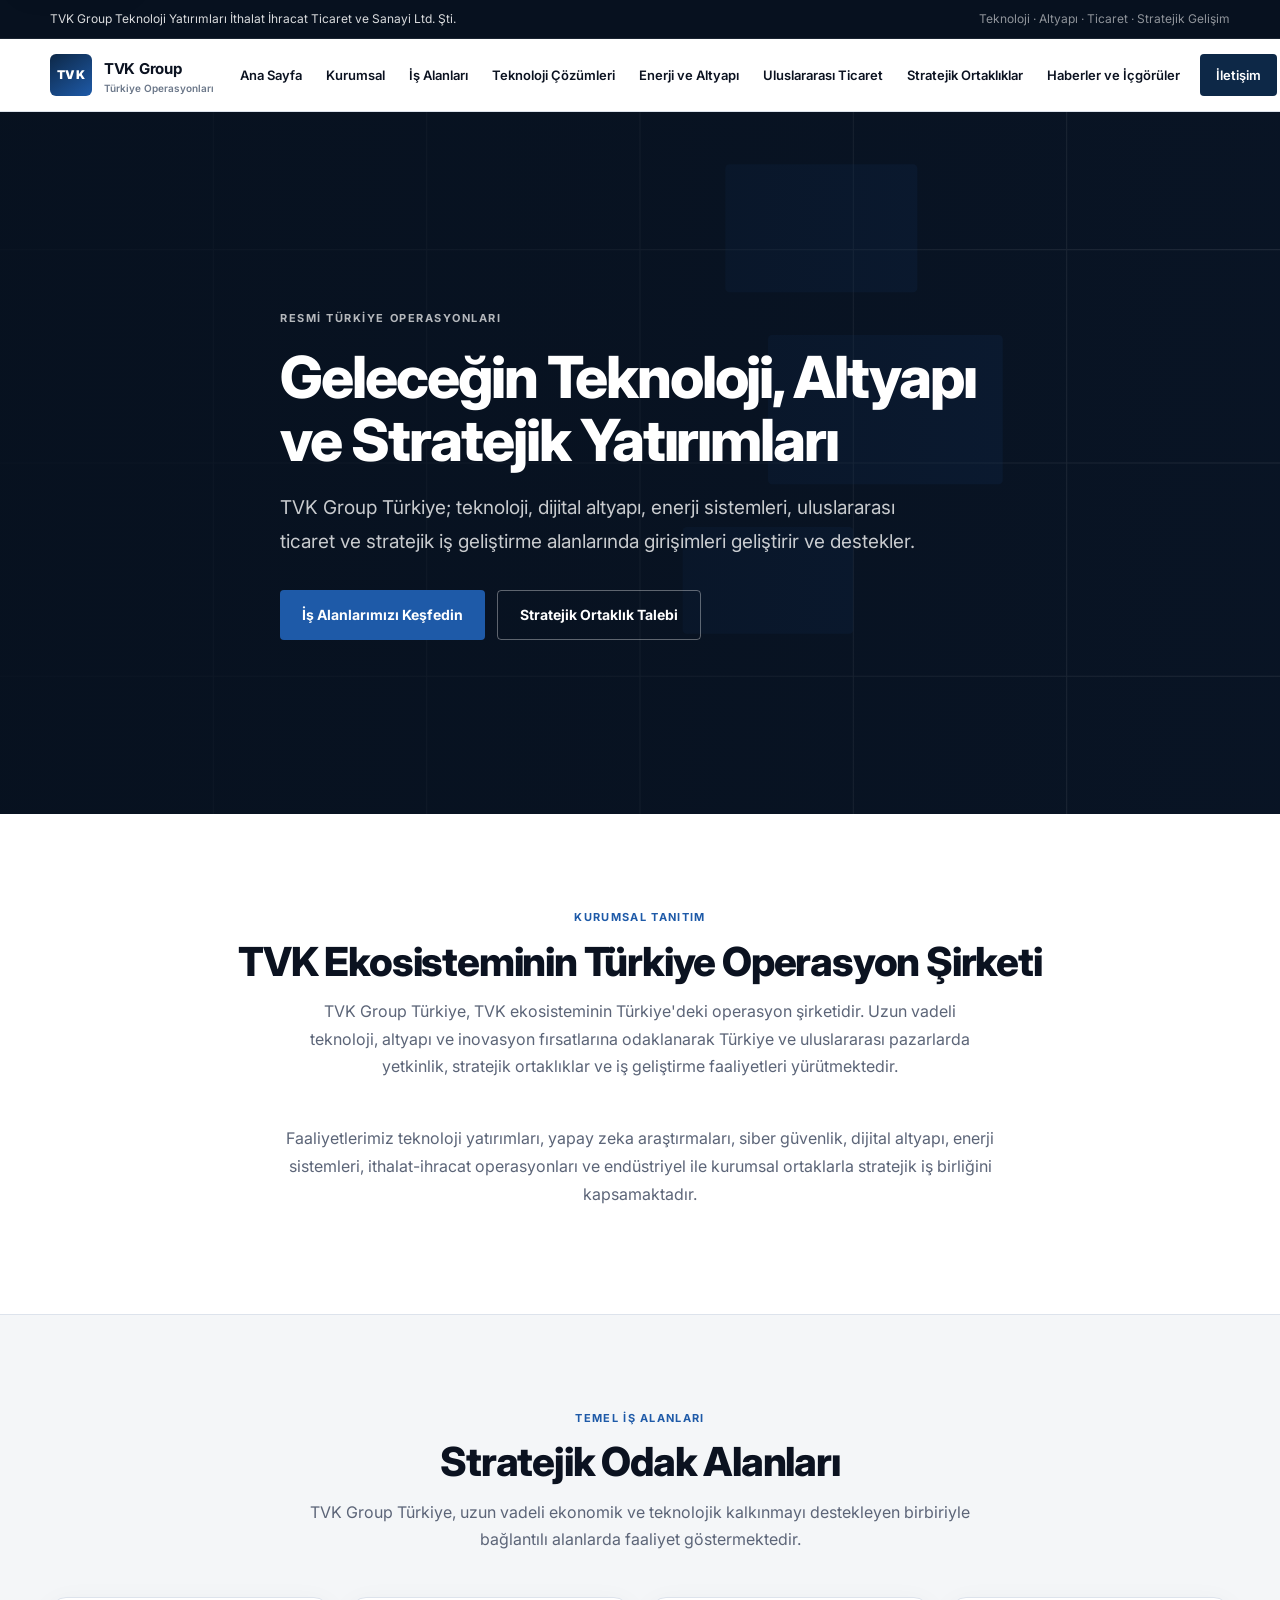
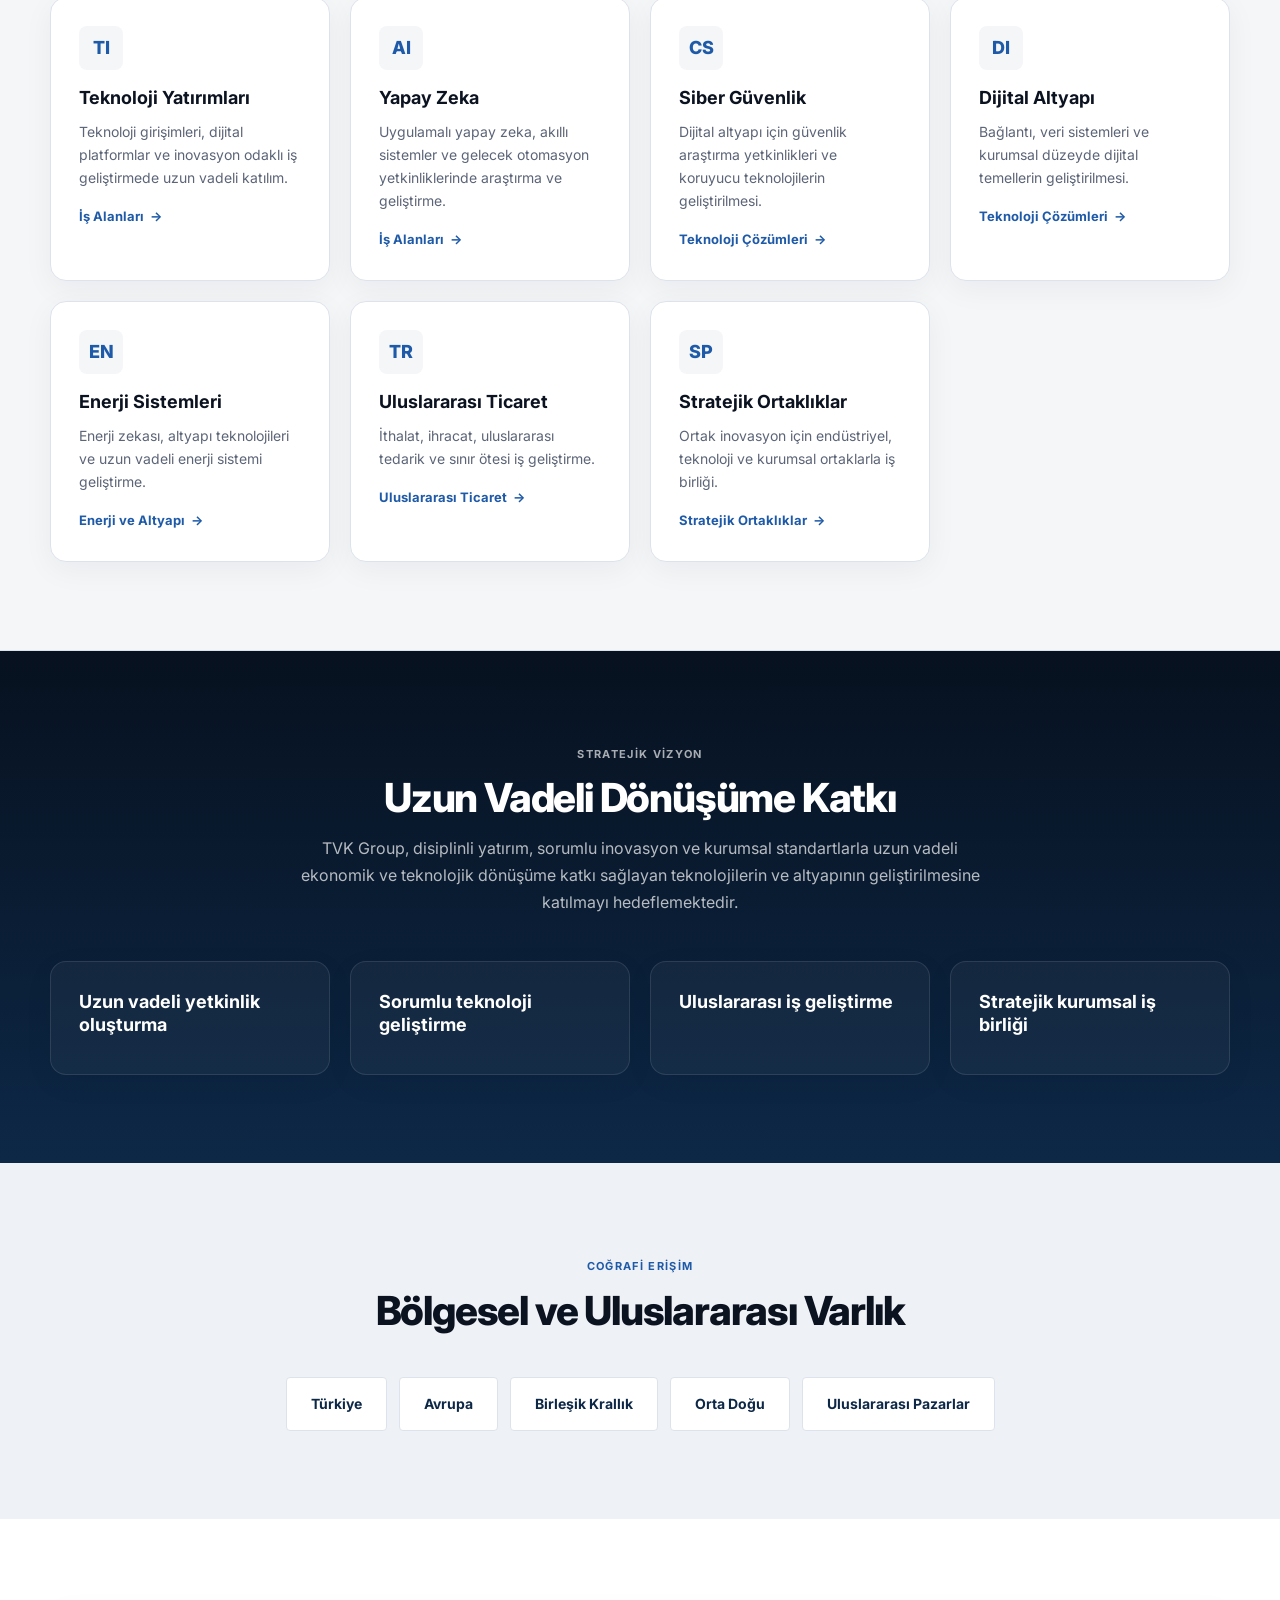
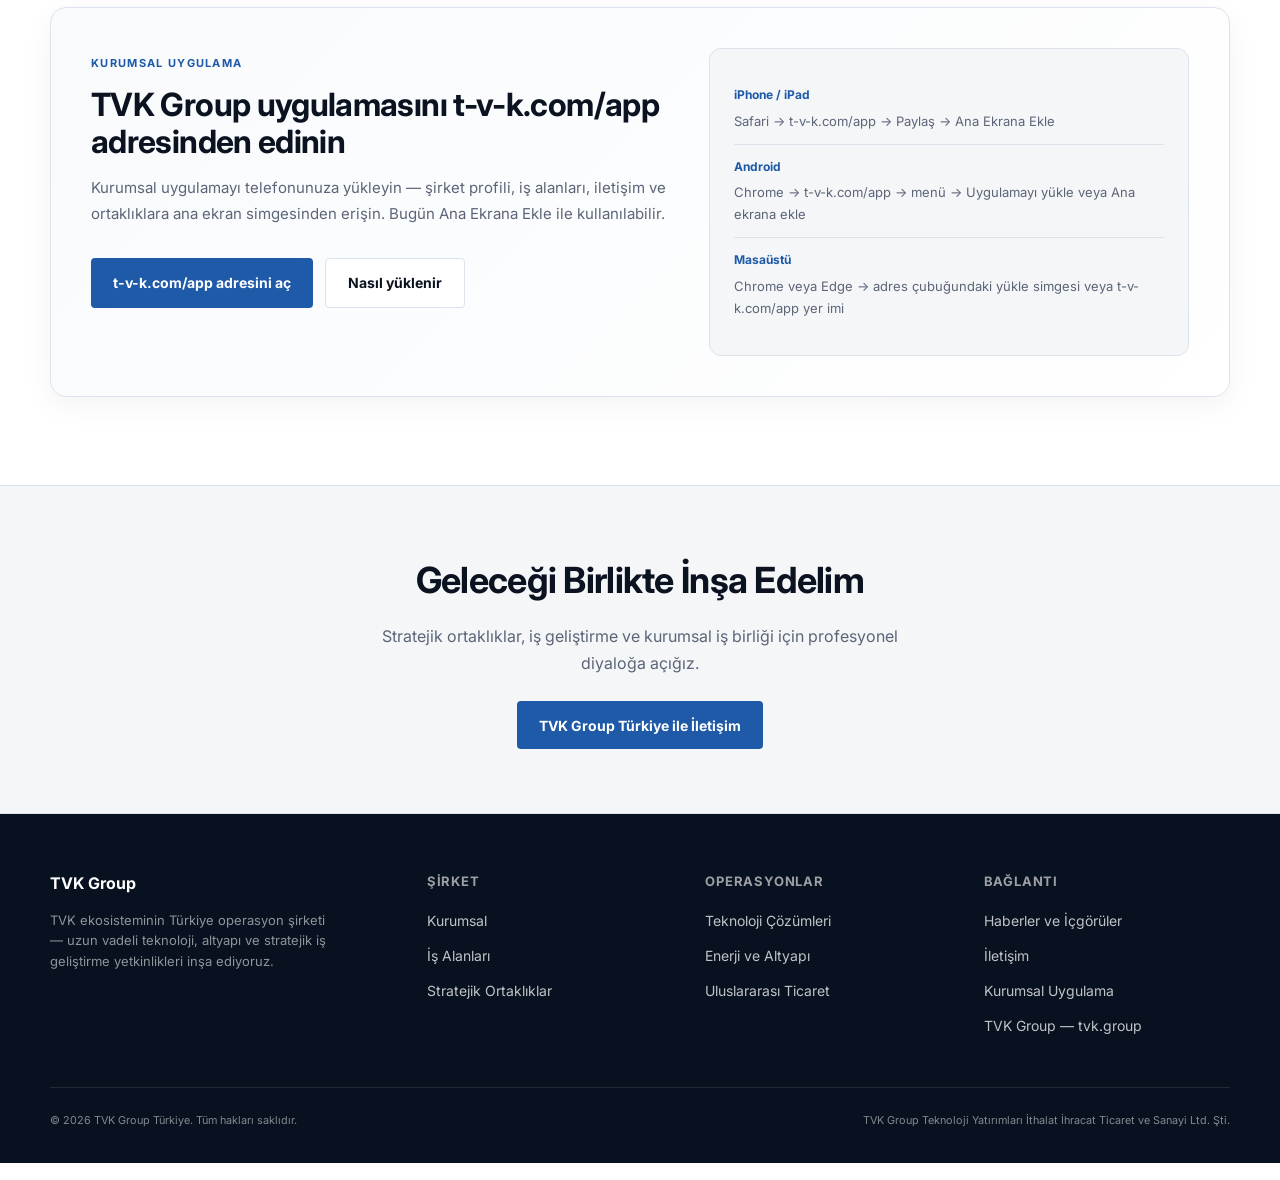
<file: index.html>
<!doctype html>
<html lang="tr">
<head>
  <meta charset="utf-8" />
  <meta name="viewport" content="width=device-width, initial-scale=1" />
  <title>TVK Group Türkiye | Corporate Information</title>
  <meta name="description" content="TVK Group Teknoloji Yatırımları İthalat İhracat Ticaret ve Sanayi Ltd. Şti. için kurumsal bilgiler ve TVK ekosistemi bağlantıları." />
  <meta name="robots" content="index, follow, max-image-preview:large" />
  <meta name="theme-color" content="#07111f" />
  <link rel="canonical" href="https://t-v-k.com/" />
  <meta property="og:title" content="TVK Group Türkiye | Corporate Information" />
  <meta property="og:description" content="TVK Group Teknoloji Yatırımları İthalat İhracat Ticaret ve Sanayi Ltd. Şti. için kurumsal bilgiler ve TVK ekosistemi bağlantıları." />
  <meta property="og:type" content="website" />
  <meta property="og:url" content="https://t-v-k.com/" />
  <meta property="og:image" content="https://t-v-k.com/assets/seo/social-card.svg" />
  <meta property="og:image:width" content="1200" />
  <meta property="og:image:height" content="630" />
  <meta name="twitter:card" content="summary_large_image" />
  <meta name="twitter:title" content="TVK Group Türkiye | Corporate Information" />
  <meta name="twitter:description" content="TVK Group Teknoloji Yatırımları İthalat İhracat Ticaret ve Sanayi Ltd. Şti. için kurumsal bilgiler ve TVK ekosistemi bağlantıları." />
  <meta name="twitter:image" content="https://t-v-k.com/assets/seo/social-card.svg" />
  <link rel="manifest" href="/assets/web-app-manifest.json" />
  <link rel="icon" href="/assets/brand/icon.svg" type="image/svg+xml" />
  <link rel="apple-touch-icon" href="/assets/brand/icon.svg" />
  <script type="application/ld+json">{"@context":"https://schema.org","@graph":[{"@type":"WebSite","@id":"https://t-v-k.com/#website","url":"https://t-v-k.com/","name":"TVK Group Türkiye","inLanguage":"tr"},{"@type":"WebPage","@id":"https://t-v-k.com/#webpage","url":"https://t-v-k.com/","name":"TVK Group Türkiye | Corporate Information","isPartOf":{"@id":"https://t-v-k.com/#website"},"inLanguage":"tr","description":"TVK Group Teknoloji Yatırımları İthalat İhracat Ticaret ve Sanayi Ltd. Şti. için kurumsal bilgiler ve TVK ekosistemi bağlantıları."}]}</script>
  <link rel="preconnect" href="https://fonts.googleapis.com" />
  <link rel="preconnect" href="https://fonts.gstatic.com" crossorigin />
  <link href="https://fonts.googleapis.com/css2?family=Inter:wght@400;500;600;700;800&family=Instrument+Serif:ital@0;1&display=swap" rel="stylesheet" />
  <link rel="stylesheet" href="/css/main.css" />
</head>
<body data-page="home">
  <div id="site-header"></div>

  <main id="main">
    <section class="hero">
      <div class="wrap hero-content">
        <span class="eyebrow" data-i18n="heroEyebrow">Resmi Türkiye Operasyonları</span>
        <h1 data-i18n="heroTitle">Geleceğin Teknoloji, Altyapı ve Stratejik Yatırımları</h1>
        <p class="lead" data-i18n="heroLead">TVK Group Türkiye; teknoloji, dijital altyapı, enerji sistemleri, uluslararası ticaret ve stratejik iş geliştirme alanlarında girişimleri geliştirir ve destekler.</p>
        <div class="actions">
          <a class="btn primary" href="/business-areas" data-i18n="heroCta1">İş Alanlarımızı Keşfedin</a>
          <a class="btn secondary" href="/strategic-partnerships" data-i18n="heroCta2">Stratejik Ortaklık Talebi</a>
        </div>
      </div>
    </section>

    <section class="section">
      <div class="wrap">
        <div class="head center reveal">
          <span class="section-tag" data-i18n="introTag">Kurumsal Tanıtım</span>
          <h2 data-i18n="introTitle">TVK Ekosisteminin Türkiye Operasyon Şirketi</h2>
          <p data-i18n="introText">TVK Group Türkiye, TVK ekosisteminin Türkiye'deki operasyon şirketidir.</p>
        </div>
        <div class="prose reveal" style="margin: 0 auto; text-align: center;">
          <p data-i18n="introText2">Faaliyetlerimiz teknoloji yatırımları, yapay zeka araştırmaları, siber güvenlik, dijital altyapı, enerji sistemleri, ithalat-ihracat operasyonları ve endüstriyel ile kurumsal ortaklarla stratejik iş birliğini kapsamaktadır.</p>
        </div>
      </div>
    </section>

    <section class="section soft" id="business-areas">
      <div class="wrap">
        <div class="head center reveal">
          <span class="section-tag" data-i18n="areasTag">Temel İş Alanları</span>
          <h2 data-i18n="areasTitle">Stratejik Odak Alanları</h2>
          <p data-i18n="areasText">TVK Group Türkiye, uzun vadeli ekonomik ve teknolojik kalkınmayı destekleyen birbiriyle bağlantılı alanlarda faaliyet göstermektedir.</p>
        </div>
        <div class="card-grid cols-4 reveal">
          <article class="card">
            <div class="card-icon">TI</div>
            <h3 data-i18n="areaTechTitle">Teknoloji Yatırımları</h3>
            <p data-i18n="areaTechDesc">Teknoloji girişimleri, dijital platformlar ve inovasyon odaklı iş geliştirmede uzun vadeli katılım.</p>
            <a class="card-link" href="/business-areas" data-i18n="navBusiness">İş Alanları</a>
          </article>
          <article class="card">
            <div class="card-icon">AI</div>
            <h3 data-i18n="areaAiTitle">Yapay Zeka</h3>
            <p data-i18n="areaAiDesc">Uygulamalı yapay zeka, akıllı sistemler ve gelecek otomasyon yetkinliklerinde araştırma ve geliştirme.</p>
            <a class="card-link" href="/business-areas" data-i18n="navBusiness">İş Alanları</a>
          </article>
          <article class="card">
            <div class="card-icon">CS</div>
            <h3 data-i18n="areaCyberTitle">Siber Güvenlik</h3>
            <p data-i18n="areaCyberDesc">Dijital altyapı için güvenlik araştırma yetkinlikleri ve koruyucu teknolojilerin geliştirilmesi.</p>
            <a class="card-link" href="/technology-solutions" data-i18n="navTechnology">Teknoloji Çözümleri</a>
          </article>
          <article class="card">
            <div class="card-icon">DI</div>
            <h3 data-i18n="areaInfraTitle">Dijital Altyapı</h3>
            <p data-i18n="areaInfraDesc">Bağlantı, veri sistemleri ve kurumsal düzeyde dijital temellerin geliştirilmesi.</p>
            <a class="card-link" href="/technology-solutions" data-i18n="navTechnology">Teknoloji Çözümleri</a>
          </article>
          <article class="card">
            <div class="card-icon">EN</div>
            <h3 data-i18n="areaEnergyTitle">Enerji Sistemleri</h3>
            <p data-i18n="areaEnergyDesc">Enerji zekası, altyapı teknolojileri ve uzun vadeli enerji sistemi geliştirme.</p>
            <a class="card-link" href="/energy-infrastructure" data-i18n="navEnergy">Enerji ve Altyapı</a>
          </article>
          <article class="card">
            <div class="card-icon">TR</div>
            <h3 data-i18n="areaTradeTitle">Uluslararası Ticaret</h3>
            <p data-i18n="areaTradeDesc">İthalat, ihracat, uluslararası tedarik ve sınır ötesi iş geliştirme.</p>
            <a class="card-link" href="/international-trade" data-i18n="navTrade">Uluslararası Ticaret</a>
          </article>
          <article class="card">
            <div class="card-icon">SP</div>
            <h3 data-i18n="areaPartnerTitle">Stratejik Ortaklıklar</h3>
            <p data-i18n="areaPartnerDesc">Ortak inovasyon için endüstriyel, teknoloji ve kurumsal ortaklarla iş birliği.</p>
            <a class="card-link" href="/strategic-partnerships" data-i18n="navPartnerships">Stratejik Ortaklıklar</a>
          </article>
        </div>
      </div>
    </section>

    <section class="section dark">
      <div class="wrap">
        <div class="head center light reveal">
          <span class="section-tag" data-i18n="visionTag">Stratejik Vizyon</span>
          <h2 data-i18n="visionTitle">Uzun Vadeli Dönüşüme Katkı</h2>
          <p data-i18n="visionText">TVK Group, disiplinli yatırım, sorumlu inovasyon ve kurumsal standartlarla uzun vadeli ekonomik ve teknolojik dönüşüme katkı sağlayan teknolojilerin ve altyapının geliştirilmesine katılmayı hedeflemektedir.</p>
        </div>
        <div class="card-grid cols-4 reveal">
          <article class="card dark-card"><h3 data-i18n="visionItem1">Uzun vadeli yetkinlik oluşturma</h3></article>
          <article class="card dark-card"><h3 data-i18n="visionItem2">Sorumlu teknoloji geliştirme</h3></article>
          <article class="card dark-card"><h3 data-i18n="visionItem3">Uluslararası iş geliştirme</h3></article>
          <article class="card dark-card"><h3 data-i18n="visionItem4">Stratejik kurumsal iş birliği</h3></article>
        </div>
      </div>
    </section>

    <section class="section silver">
      <div class="wrap">
        <div class="head center reveal">
          <span class="section-tag" data-i18n="geoTag">Coğrafi Erişim</span>
          <h2 data-i18n="geoTitle">Bölgesel ve Uluslararası Varlık</h2>
        </div>
        <div class="geo-grid reveal">
          <span class="geo-item" data-i18n="geoTurkiye">Türkiye</span>
          <span class="geo-item" data-i18n="geoEurope">Avrupa</span>
          <span class="geo-item" data-i18n="geoUk">Birleşik Krallık</span>
          <span class="geo-item" data-i18n="geoMe">Orta Doğu</span>
          <span class="geo-item" data-i18n="geoIntl">Uluslararası Pazarlar</span>
        </div>
      </div>
    </section>

    <section class="section" id="corporate-app">
      <div class="wrap">
        <div class="app-promo reveal">
          <div class="app-promo-copy">
            <span class="section-tag" data-i18n="appPromoTag">Kurumsal Uygulama</span>
            <h2 data-i18n="appPromoTitle">TVK Group uygulamasını t-v-k.com/app adresinden edinin</h2>
            <p data-i18n="appPromoText">Kurumsal uygulamayı telefonunuza yükleyin — şirket profili, iş alanları, iletişim ve ortaklıklara ana ekran simgesinden erişin.</p>
            <div class="actions">
              <a class="btn primary" href="/app" data-i18n="appPromoCta">t-v-k.com/app adresini aç</a>
              <a class="btn outline" href="/app#install-guide" data-i18n="appPromoInstall">Nasıl yüklenir</a>
            </div>
          </div>
          <div class="app-promo-install">
            <div class="install-step">
              <strong data-i18n="appPromoIos">iPhone / iPad</strong>
              <p data-i18n="appPromoIosSteps"></p>
            </div>
            <div class="install-step">
              <strong data-i18n="appPromoAndroid">Android</strong>
              <p data-i18n="appPromoAndroidSteps"></p>
            </div>
            <div class="install-step">
              <strong data-i18n="appPromoDesktop">Masaüstü</strong>
              <p data-i18n="appPromoDesktopSteps"></p>
            </div>
          </div>
        </div>
      </div>
    </section>

    <section class="cta-band">
      <div class="wrap reveal">
        <h2 data-i18n="homeCtaTitle">Geleceği Birlikte İnşa Edelim</h2>
        <p data-i18n="homeCtaText">Stratejik ortaklıklar, iş geliştirme ve kurumsal iş birliği için profesyonel diyaloğa açığız.</p>
        <a class="btn primary" href="/contact" data-i18n="homeCtaButton">TVK Group Türkiye ile İletişim</a>
      </div>
    </section>
  </main>

  <div id="site-footer"></div>

  <a class="app-sticky" href="/app" data-i18n="appPromoCta" hidden id="app-sticky">t-v-k.com/app</a>

  <script src="/js/translations.js"></script>
  <script src="/js/layout.js"></script>
  <script src="/js/app.js"></script>
</body>
</html>
</file>
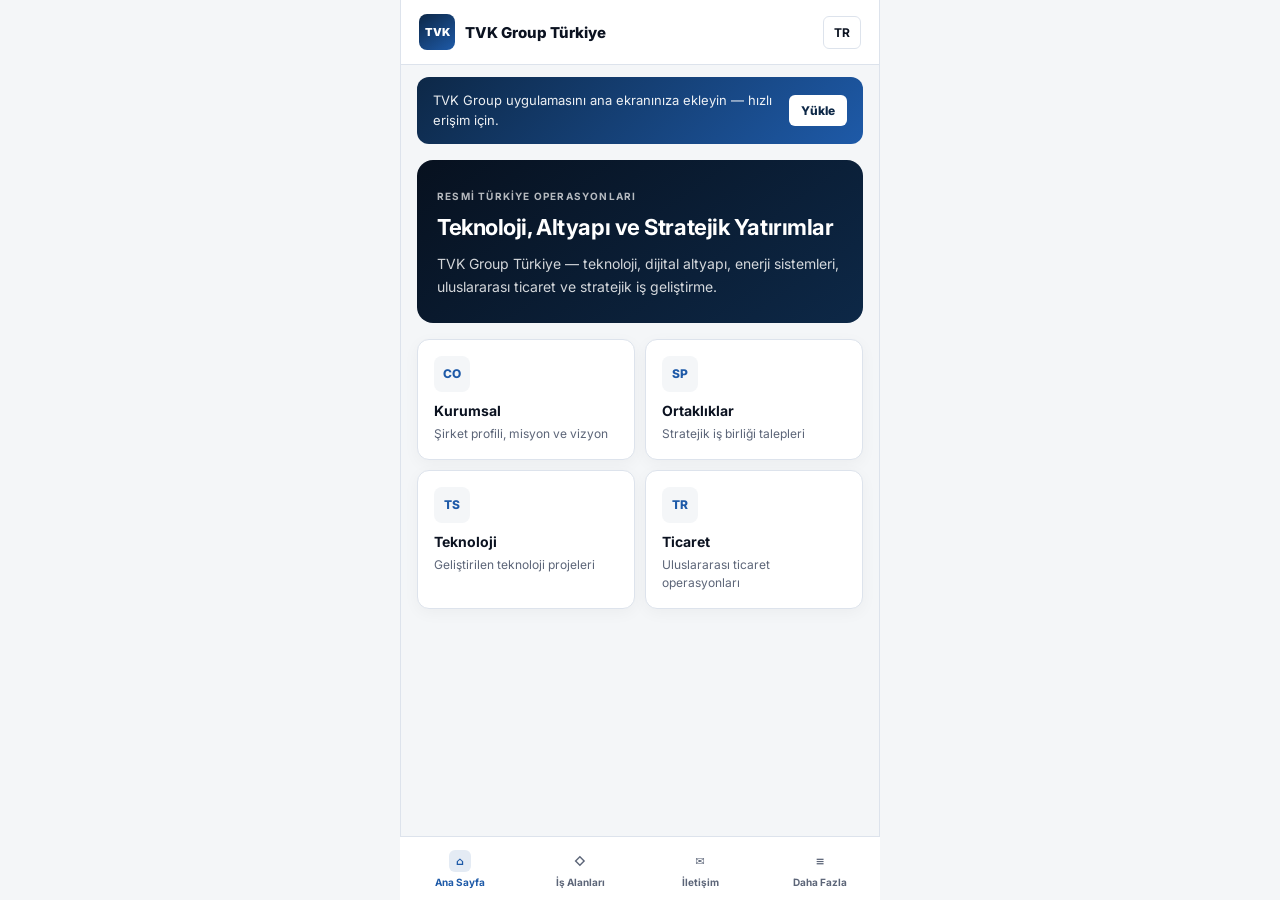
<file: app/index.html>
<!doctype html>
<html lang="tr">
<head>
  <meta charset="utf-8" />
  <meta name="viewport" content="width=device-width, initial-scale=1, viewport-fit=cover" />
  <title>TVK Group Türkiye</title>
  <meta name="description" content="TVK Group resmi kurumsal uygulaması — teknoloji, altyapı ve stratejik iş geliştirme." />
  <meta name="theme-color" content="#0d2847" />
  <meta name="apple-mobile-web-app-capable" content="yes" />
  <meta name="apple-mobile-web-app-title" content="TVK Group" />
  <meta name="apple-mobile-web-app-status-bar-style" content="black-translucent" />
  <meta name="mobile-web-app-capable" content="yes" />
  <link rel="manifest" href="/assets/web-app-manifest.json" />
  <link rel="icon" href="/assets/brand/icon.svg" type="image/svg+xml" />
  <link rel="apple-touch-icon" href="/assets/brand/icon.svg" />
  <link rel="preconnect" href="https://fonts.googleapis.com" />
  <link rel="preconnect" href="https://fonts.gstatic.com" crossorigin />
  <link href="https://fonts.googleapis.com/css2?family=Inter:wght@400;600;700;800&display=swap" rel="stylesheet" />
  <link rel="stylesheet" href="/app/css/app.css" />
</head>
<body>
  <div class="app-shell">
    <header class="app-header">
      <div class="app-brand">
        <span class="app-mark" aria-hidden="true">TVK</span>
        <span data-i18n="appTitle">TVK Group Türkiye</span>
      </div>
      <div class="app-header-actions">
        <button class="lang-btn" type="button" id="lang-toggle" aria-label="Language">TR</button>
        <button class="install-btn" type="button" id="install-header-btn" hidden data-i18n="installCta">Uygulamayı Yükle</button>
      </div>
    </header>

    <div class="install-banner" id="install-banner">
      <p data-i18n="installBanner">TVK Group uygulamasını ana ekranınıza ekleyin.</p>
      <button type="button" id="install-banner-btn" data-i18n="installAction">Yükle</button>
    </div>

    <main class="app-main">
      <!-- HOME -->
      <section class="app-view is-active" id="view-home">
        <div class="hero-card">
          <span class="eyebrow" data-i18n="heroEyebrow">Resmi Türkiye Operasyonları</span>
          <h1 data-i18n="heroTitle">Geleceğin Teknoloji, Altyapı ve Stratejik Yatırımları</h1>
          <p data-i18n="heroLead">TVK Group Türkiye</p>
        </div>
        <div class="quick-grid">
          <a class="quick-card" href="/corporate">
            <div class="icon">CO</div>
            <h3 data-i18n="quickCorporate">Kurumsal</h3>
            <p data-i18n="quickCorporateDesc"></p>
          </a>
          <a class="quick-card" href="/strategic-partnerships">
            <div class="icon">SP</div>
            <h3 data-i18n="quickPartners">Ortaklıklar</h3>
            <p data-i18n="quickPartnersDesc"></p>
          </a>
          <a class="quick-card" href="/technology-solutions">
            <div class="icon">TS</div>
            <h3 data-i18n="quickTech">Teknoloji</h3>
            <p data-i18n="quickTechDesc"></p>
          </a>
          <a class="quick-card" href="/international-trade">
            <div class="icon">TR</div>
            <h3 data-i18n="quickTrade">Ticaret</h3>
            <p data-i18n="quickTradeDesc"></p>
          </a>
        </div>
      </section>

      <!-- BUSINESS -->
      <section class="app-view" id="view-business">
        <h2 class="section-title" data-i18n="areasTitle">İş Alanları</h2>
        <div class="list-card">
          <a class="list-item" href="/business-areas#technology-investments"><span data-i18n="areaTech"></span><span>→</span></a>
          <a class="list-item" href="/business-areas#artificial-intelligence"><span data-i18n="areaAi"></span><span>→</span></a>
          <a class="list-item" href="/business-areas#cybersecurity"><span data-i18n="areaCyber"></span><span>→</span></a>
          <a class="list-item" href="/business-areas#digital-infrastructure"><span data-i18n="areaInfra"></span><span>→</span></a>
          <a class="list-item" href="/business-areas#energy-systems"><span data-i18n="areaEnergy"></span><span>→</span></a>
          <a class="list-item" href="/business-areas#international-trade"><span data-i18n="areaTrade"></span><span>→</span></a>
          <a class="list-item" href="/business-areas#strategic-partnerships"><span data-i18n="areaPartner"></span><span>→</span></a>
        </div>
      </section>

      <!-- CONTACT -->
      <section class="app-view" id="view-contact">
        <h2 class="section-title" data-i18n="contactTitle">İletişim</h2>
        <p style="margin: 0 0 16px; font-size: 14px; color: var(--muted);" data-i18n="contactLead"></p>
        <form class="contact-card" id="app-contact-form">
          <div class="form-field">
            <label for="name" data-i18n="formName">Ad Soyad</label>
            <input id="name" name="name" type="text" required />
          </div>
          <div class="form-field">
            <label for="email" data-i18n="formEmail">E-posta</label>
            <input id="email" name="email" type="email" required />
          </div>
          <div class="form-field">
            <label for="company" data-i18n="formCompany">Şirket</label>
            <input id="company" name="company" type="text" />
          </div>
          <div class="form-field">
            <label for="interest" data-i18n="formInterest">İlgi Alanı</label>
            <select id="interest" name="interest" required>
              <option value="Technology Investments" data-i18n="interestTech"></option>
              <option value="Strategic Partnerships" data-i18n="interestPartner"></option>
              <option value="International Trade" data-i18n="interestTrade"></option>
              <option value="Energy & Infrastructure" data-i18n="interestEnergy"></option>
              <option value="Other" data-i18n="interestOther"></option>
            </select>
          </div>
          <div class="form-field">
            <label for="message" data-i18n="formMessage">Mesaj</label>
            <textarea id="message" name="message" required></textarea>
          </div>
          <button class="submit-btn" type="submit" data-i18n="formSubmit">Gönder</button>
        </form>
        <div class="info-block">
          <strong data-i18n="emailInfo">E-posta</strong>
          contact@t-v-k.com
        </div>
      </section>

      <!-- MORE -->
      <section class="app-view" id="view-more">
        <h2 class="section-title" data-i18n="moreTitle">Daha Fazla</h2>
        <div class="list-card">
          <a class="list-item" href="/corporate"><span data-i18n="moreCorporate"></span><span>→</span></a>
          <a class="list-item" href="/energy-infrastructure"><span data-i18n="moreEnergy"></span><span>→</span></a>
          <a class="list-item" href="/insights"><span data-i18n="moreInsights"></span><span>→</span></a>
          <a class="list-item" href="/"><span data-i18n="moreWebsite"></span><span>→</span></a>
          <a class="list-item" href="https://tvk.group" target="_blank" rel="noopener noreferrer"><span data-i18n="moreEcosystem"></span><span>→</span></a>
        </div>
        <div class="install-guide" id="install-guide">
          <h3 data-i18n="installGuideTitle">Nasıl yüklenir?</h3>
          <div class="install-step">
            <strong data-i18n="installIos">iPhone / iPad</strong>
            <p data-i18n="installIosSteps"></p>
          </div>
          <div class="install-step">
            <strong data-i18n="installAndroid">Android</strong>
            <p data-i18n="installAndroidSteps"></p>
          </div>
          <div class="install-step">
            <strong data-i18n="installDesktop">Masaüstü</strong>
            <p data-i18n="installDesktopSteps"></p>
          </div>
        </div>
        <div class="info-block">
          <strong data-i18n="companyInfo">Şirket</strong>
          <span data-i18n="companyName"></span>
        </div>
      </section>
    </main>

    <nav class="app-tabbar" aria-label="App navigation">
      <button class="tab-btn is-active" type="button" data-view="home">
        <span class="tab-icon">⌂</span>
        <span data-i18n="tabHome">Ana Sayfa</span>
      </button>
      <button class="tab-btn" type="button" data-view="business">
        <span class="tab-icon">◇</span>
        <span data-i18n="tabBusiness">İş Alanları</span>
      </button>
      <button class="tab-btn" type="button" data-view="contact">
        <span class="tab-icon">✉</span>
        <span data-i18n="tabContact">İletişim</span>
      </button>
      <button class="tab-btn" type="button" data-view="more">
        <span class="tab-icon">≡</span>
        <span data-i18n="tabMore">Daha Fazla</span>
      </button>
    </nav>
  </div>

  <div class="toast" id="toast" role="status" aria-live="polite"></div>

  <script src="/app/js/app-translations.js"></script>
  <script src="/app/js/app-shell.js"></script>
</body>
</html>
</file>
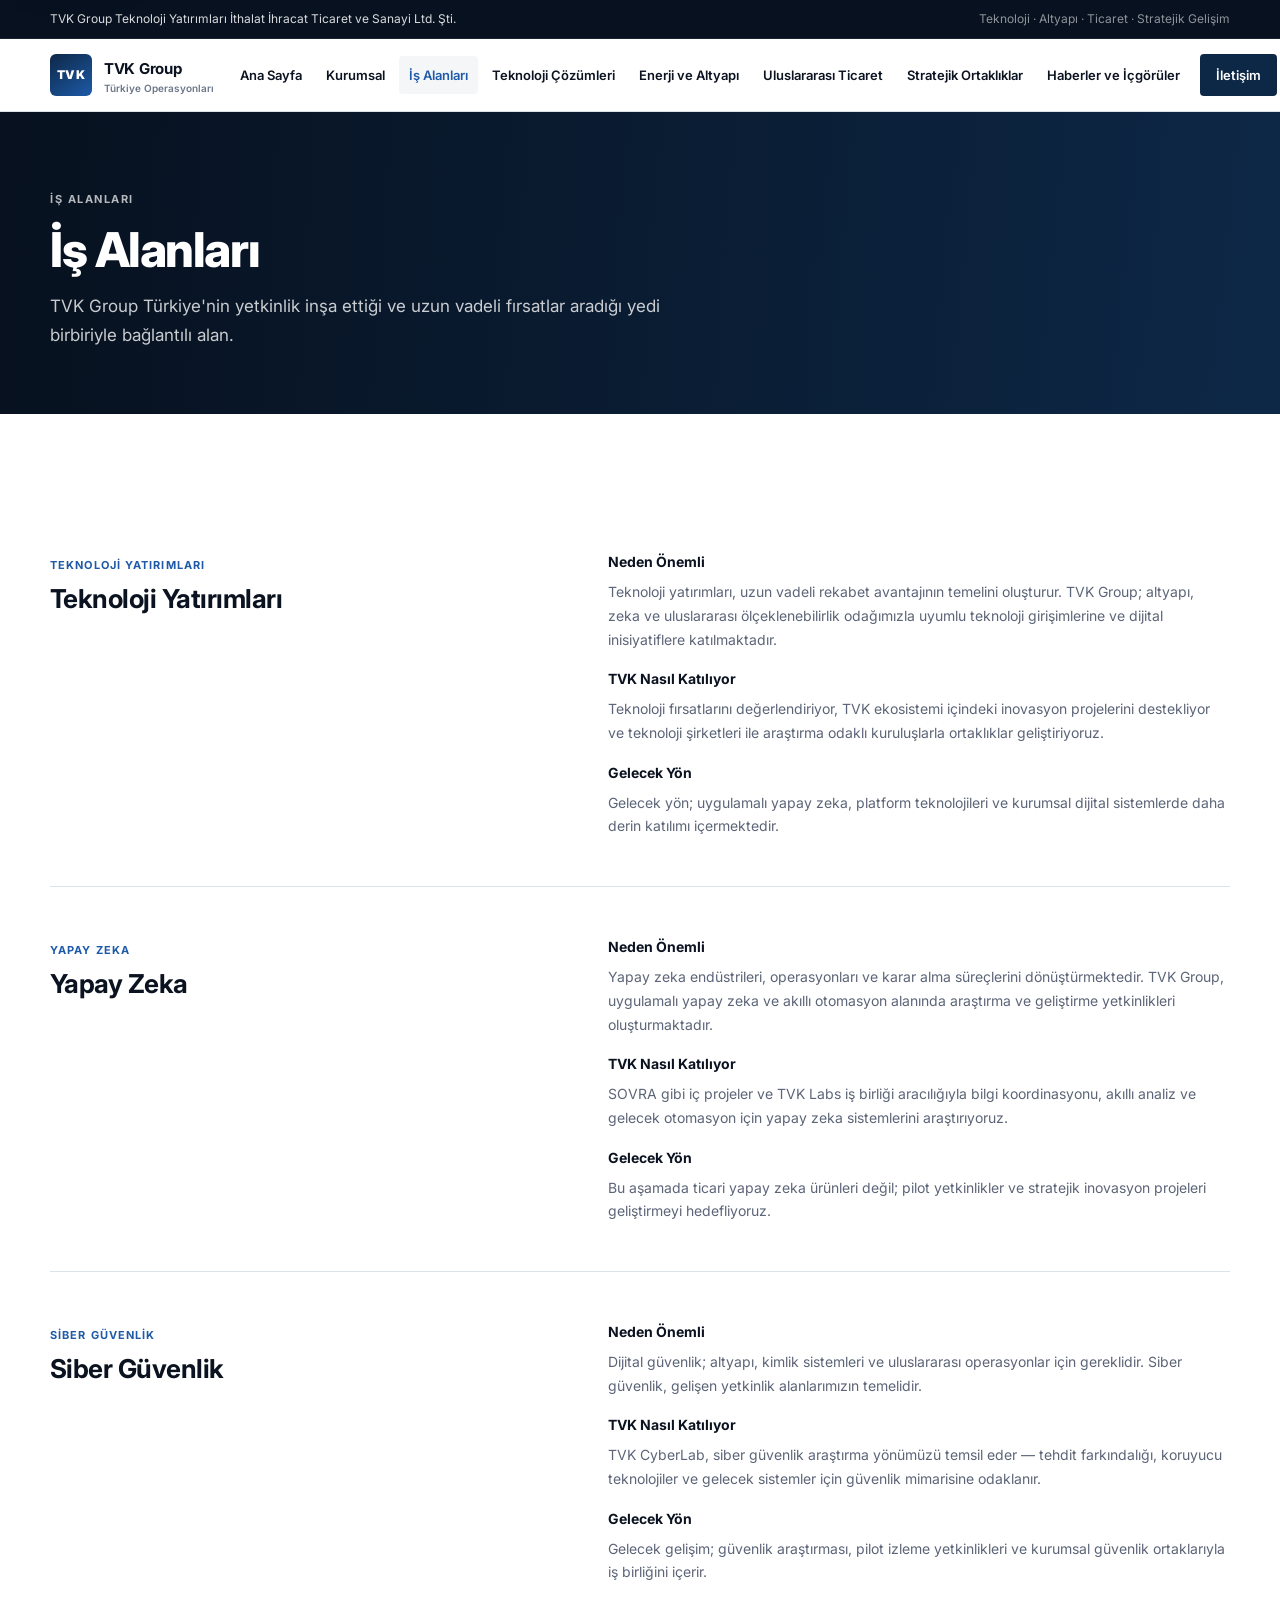
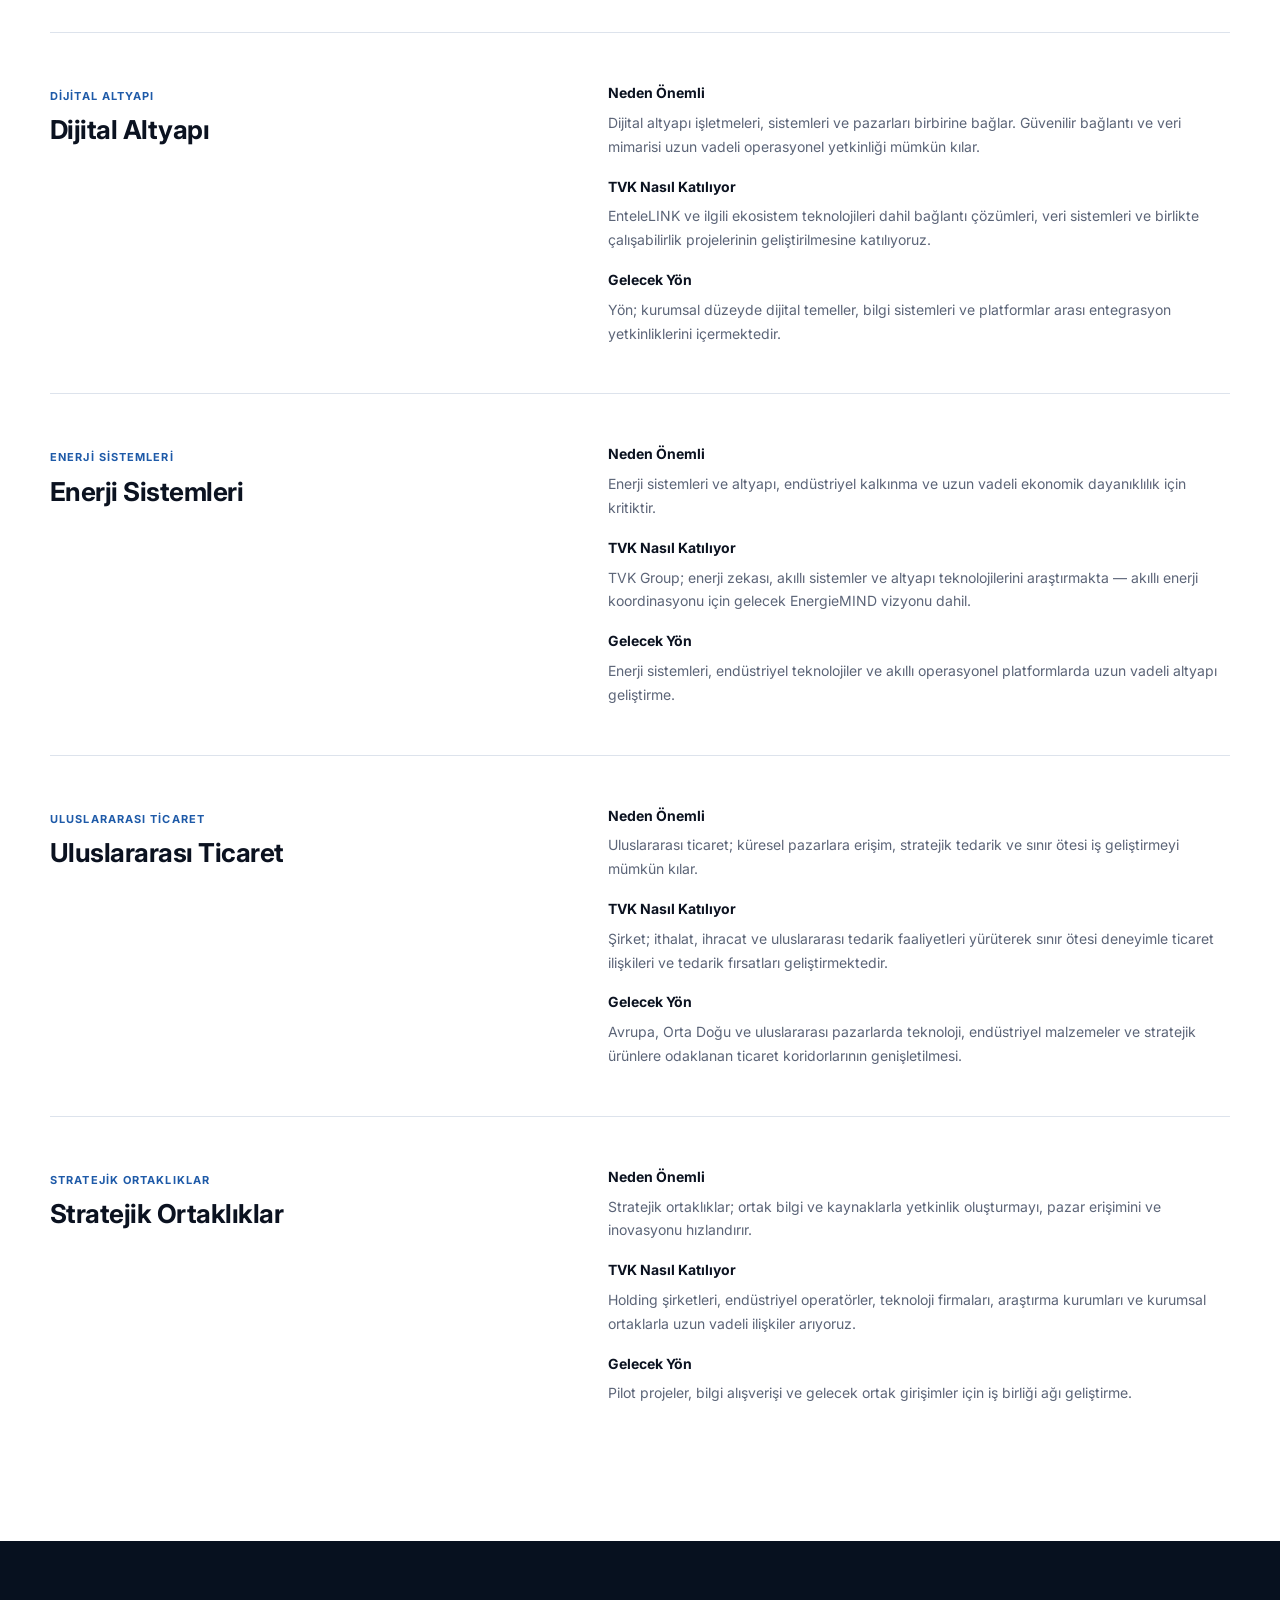
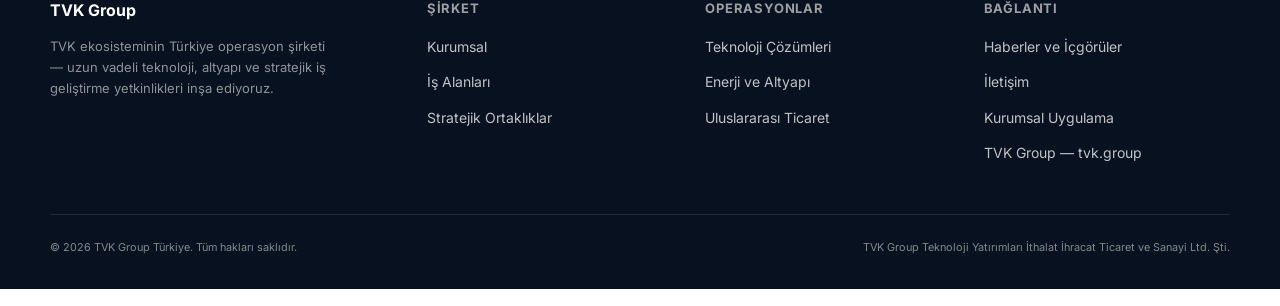
<file: business-areas/index.html>
<!doctype html>
<html lang="tr">
<head>
  <meta charset="utf-8" />
  <meta name="viewport" content="width=device-width, initial-scale=1" />
  <title>İş Alanları | TVK Group Türkiye</title>
  <meta name="description" content="Teknoloji yatırımları, yapay zeka, siber güvenlik, dijital altyapı, enerji sistemleri, uluslararası ticaret ve stratejik ortaklıklar." />
  <meta name="theme-color" content="#07111f" />
  <meta property="og:title" content="TVK Group Türkiye" />
  <meta property="og:description" content="Geleceğin teknoloji, altyapı ve stratejik yatırımları." />
  <meta property="og:type" content="website" />
  <link rel="preconnect" href="https://fonts.googleapis.com" />
  <link rel="preconnect" href="https://fonts.gstatic.com" crossorigin />
  <link href="https://fonts.googleapis.com/css2?family=Inter:wght@400;500;600;700;800&family=Instrument+Serif:ital@0;1&display=swap" rel="stylesheet" />
  <link rel="stylesheet" href="/css/main.css" />
</head>
<body data-page="business" data-page-title="businessPageTitle" data-meta-description="businessMeta">
  <div id="site-header"></div>
  <main id="main">
    <section class="page-hero">
      <div class="wrap">
        <span class="eyebrow" data-i18n="navBusiness">İş Alanları</span>
        <h1 data-i18n="businessHeroTitle">İş Alanları</h1>
        <p data-i18n="businessHeroLead"></p>
      </div>
    </section>

    <section class="section">
      <div class="wrap">
        <article class="area-block reveal" id="technology-investments">
          <div>
            <span class="area-label" data-i18n="areaTechTitle">Teknoloji Yatırımları</span>
            <h2 data-i18n="areaTechTitle">Teknoloji Yatırımları</h2>
          </div>
          <div class="area-points">
            <div class="area-point"><h4 data-i18n="baWhyLabel">Neden Önemli</h4><p data-i18n="baTechWhy"></p></div>
            <div class="area-point"><h4 data-i18n="baHowLabel">TVK Nasıl Katılıyor</h4><p data-i18n="baTechHow"></p></div>
            <div class="area-point"><h4 data-i18n="baFutureLabel">Gelecek Yön</h4><p data-i18n="baTechFuture"></p></div>
          </div>
        </article>

        <article class="area-block reveal" id="artificial-intelligence">
          <div>
            <span class="area-label" data-i18n="areaAiTitle">Yapay Zeka</span>
            <h2 data-i18n="areaAiTitle">Yapay Zeka</h2>
          </div>
          <div class="area-points">
            <div class="area-point"><h4 data-i18n="baWhyLabel"></h4><p data-i18n="baAiWhy"></p></div>
            <div class="area-point"><h4 data-i18n="baHowLabel"></h4><p data-i18n="baAiHow"></p></div>
            <div class="area-point"><h4 data-i18n="baFutureLabel"></h4><p data-i18n="baAiFuture"></p></div>
          </div>
        </article>

        <article class="area-block reveal" id="cybersecurity">
          <div>
            <span class="area-label" data-i18n="areaCyberTitle">Siber Güvenlik</span>
            <h2 data-i18n="areaCyberTitle">Siber Güvenlik</h2>
          </div>
          <div class="area-points">
            <div class="area-point"><h4 data-i18n="baWhyLabel"></h4><p data-i18n="baCyberWhy"></p></div>
            <div class="area-point"><h4 data-i18n="baHowLabel"></h4><p data-i18n="baCyberHow"></p></div>
            <div class="area-point"><h4 data-i18n="baFutureLabel"></h4><p data-i18n="baCyberFuture"></p></div>
          </div>
        </article>

        <article class="area-block reveal" id="digital-infrastructure">
          <div>
            <span class="area-label" data-i18n="areaInfraTitle">Dijital Altyapı</span>
            <h2 data-i18n="areaInfraTitle">Dijital Altyapı</h2>
          </div>
          <div class="area-points">
            <div class="area-point"><h4 data-i18n="baWhyLabel"></h4><p data-i18n="baInfraWhy"></p></div>
            <div class="area-point"><h4 data-i18n="baHowLabel"></h4><p data-i18n="baInfraHow"></p></div>
            <div class="area-point"><h4 data-i18n="baFutureLabel"></h4><p data-i18n="baInfraFuture"></p></div>
          </div>
        </article>

        <article class="area-block reveal" id="energy-systems">
          <div>
            <span class="area-label" data-i18n="areaEnergyTitle">Enerji Sistemleri</span>
            <h2 data-i18n="areaEnergyTitle">Enerji Sistemleri</h2>
          </div>
          <div class="area-points">
            <div class="area-point"><h4 data-i18n="baWhyLabel"></h4><p data-i18n="baEnergyWhy"></p></div>
            <div class="area-point"><h4 data-i18n="baHowLabel"></h4><p data-i18n="baEnergyHow"></p></div>
            <div class="area-point"><h4 data-i18n="baFutureLabel"></h4><p data-i18n="baEnergyFuture"></p></div>
          </div>
        </article>

        <article class="area-block reveal" id="international-trade">
          <div>
            <span class="area-label" data-i18n="areaTradeTitle">Uluslararası Ticaret</span>
            <h2 data-i18n="areaTradeTitle">Uluslararası Ticaret</h2>
          </div>
          <div class="area-points">
            <div class="area-point"><h4 data-i18n="baWhyLabel"></h4><p data-i18n="baTradeWhy"></p></div>
            <div class="area-point"><h4 data-i18n="baHowLabel"></h4><p data-i18n="baTradeHow"></p></div>
            <div class="area-point"><h4 data-i18n="baFutureLabel"></h4><p data-i18n="baTradeFuture"></p></div>
          </div>
        </article>

        <article class="area-block reveal" id="strategic-partnerships">
          <div>
            <span class="area-label" data-i18n="areaPartnerTitle">Stratejik Ortaklıklar</span>
            <h2 data-i18n="areaPartnerTitle">Stratejik Ortaklıklar</h2>
          </div>
          <div class="area-points">
            <div class="area-point"><h4 data-i18n="baWhyLabel"></h4><p data-i18n="baPartnerWhy"></p></div>
            <div class="area-point"><h4 data-i18n="baHowLabel"></h4><p data-i18n="baPartnerHow"></p></div>
            <div class="area-point"><h4 data-i18n="baFutureLabel"></h4><p data-i18n="baPartnerFuture"></p></div>
          </div>
        </article>
      </div>
    </section>
  </main>
  <div id="site-footer"></div>
  <script src="/js/translations.js"></script>
  <script src="/js/layout.js"></script>
  <script src="/js/app.js"></script>
</body>
</html>
</file>
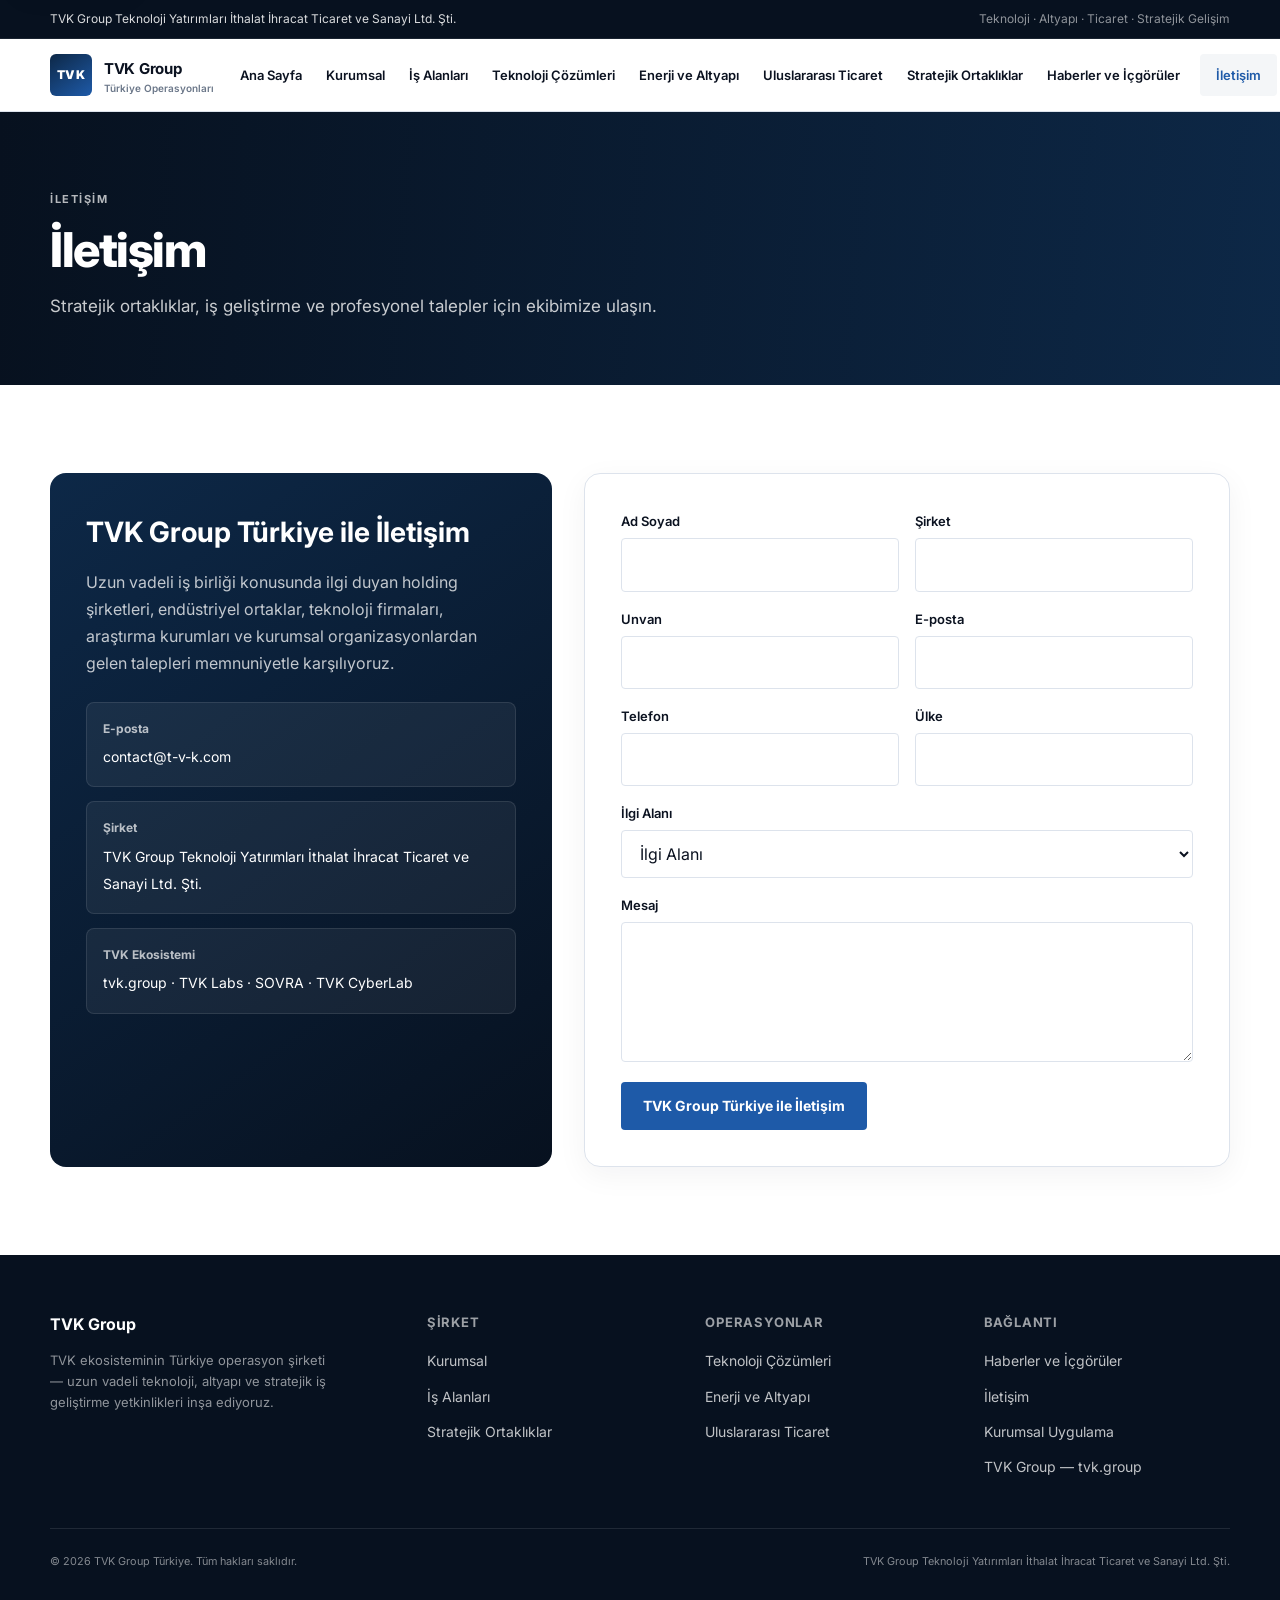
<file: contact/index.html>
<!doctype html>
<html lang="tr">
<head>
  <meta charset="utf-8" />
  <meta name="viewport" content="width=device-width, initial-scale=1" />
  <title>İletişim | TVK Group Türkiye</title>
  <meta name="description" content="Stratejik ortaklıklar, iş geliştirme ve kurumsal iş birliği için TVK Group Türkiye ile iletişime geçin." />
  <meta name="theme-color" content="#07111f" />
  <meta property="og:title" content="TVK Group Türkiye" />
  <meta property="og:description" content="Geleceğin teknoloji, altyapı ve stratejik yatırımları." />
  <meta property="og:type" content="website" />
  <link rel="preconnect" href="https://fonts.googleapis.com" />
  <link rel="preconnect" href="https://fonts.gstatic.com" crossorigin />
  <link href="https://fonts.googleapis.com/css2?family=Inter:wght@400;500;600;700;800&family=Instrument+Serif:ital@0;1&display=swap" rel="stylesheet" />
  <link rel="stylesheet" href="/css/main.css" />
</head>
<body data-page="contact" data-page-title="contactPageTitle" data-meta-description="contactMeta">
  <div id="site-header"></div>
  <main id="main">
    <section class="page-hero">
      <div class="wrap">
        <span class="eyebrow" data-i18n="navContact">İletişim</span>
        <h1 data-i18n="contactHeroTitle">İletişim</h1>
        <p data-i18n="contactHeroLead"></p>
      </div>
    </section>

    <section class="section">
      <div class="wrap contact-layout">
        <div class="contact-panel reveal">
          <h2 data-i18n="contactPanelTitle">TVK Group Türkiye ile İletişim</h2>
          <p data-i18n="contactPanelText"></p>
          <div class="contact-details">
            <div>
              <b data-i18n="contactEmailLabel">E-posta</b>
              <span>contact@t-v-k.com</span>
            </div>
            <div>
              <b data-i18n="contactCompanyLabel">Şirket</b>
              <span data-i18n="contactCompanyValue"></span>
            </div>
            <div>
              <b data-i18n="contactEcosystemLabel">TVK Ekosistemi</b>
              <span data-i18n="contactEcosystemValue"></span>
            </div>
          </div>
        </div>

        <form class="contact-form reveal" id="contact-form">
          <div class="form-grid">
            <div class="form-field">
              <label for="name" data-i18n="formName">Ad Soyad</label>
              <input id="name" name="name" type="text" required autocomplete="name" />
            </div>
            <div class="form-field">
              <label for="company" data-i18n="formCompany">Şirket</label>
              <input id="company" name="company" type="text" autocomplete="organization" />
            </div>
            <div class="form-field">
              <label for="role" data-i18n="formRole">Unvan</label>
              <input id="role" name="role" type="text" autocomplete="organization-title" />
            </div>
            <div class="form-field">
              <label for="email" data-i18n="formEmail">E-posta</label>
              <input id="email" name="email" type="email" required autocomplete="email" />
            </div>
            <div class="form-field">
              <label for="phone" data-i18n="formPhone">Telefon</label>
              <input id="phone" name="phone" type="tel" autocomplete="tel" />
            </div>
            <div class="form-field">
              <label for="country" data-i18n="formCountry">Ülke</label>
              <input id="country" name="country" type="text" autocomplete="country-name" />
            </div>
            <div class="form-field full">
              <label for="interest" data-i18n="formInterest">İlgi Alanı</label>
              <select id="interest" name="interest" required>
                <option value="" data-i18n="formInterest">İlgi Alanı</option>
                <option value="Technology Investments" data-i18n="formInterestTech">Teknoloji Yatırımları</option>
                <option value="Artificial Intelligence" data-i18n="formInterestAi">Yapay Zeka</option>
                <option value="Cybersecurity" data-i18n="formInterestCyber">Siber Güvenlik</option>
                <option value="Digital Infrastructure" data-i18n="formInterestInfra">Dijital Altyapı</option>
                <option value="Energy & Infrastructure" data-i18n="formInterestEnergy">Enerji ve Altyapı</option>
                <option value="International Trade" data-i18n="formInterestTrade">Uluslararası Ticaret</option>
                <option value="Strategic Partnerships" data-i18n="formInterestPartner">Stratejik Ortaklıklar</option>
                <option value="Other" data-i18n="formInterestOther">Diğer</option>
              </select>
            </div>
            <div class="form-field full">
              <label for="message" data-i18n="formMessage">Mesaj</label>
              <textarea id="message" name="message" required></textarea>
            </div>
          </div>
          <div class="actions" style="margin-top: 20px;">
            <button class="btn primary" type="submit" data-i18n="formSubmit">TVK Group Türkiye ile İletişim</button>
          </div>
          <p id="form-notice" class="sr-only" hidden aria-live="polite"></p>
        </form>
      </div>
    </section>
  </main>
  <div id="site-footer"></div>
  <script src="/js/translations.js"></script>
  <script src="/js/layout.js"></script>
  <script src="/js/app.js"></script>
</body>
</html>
</file>
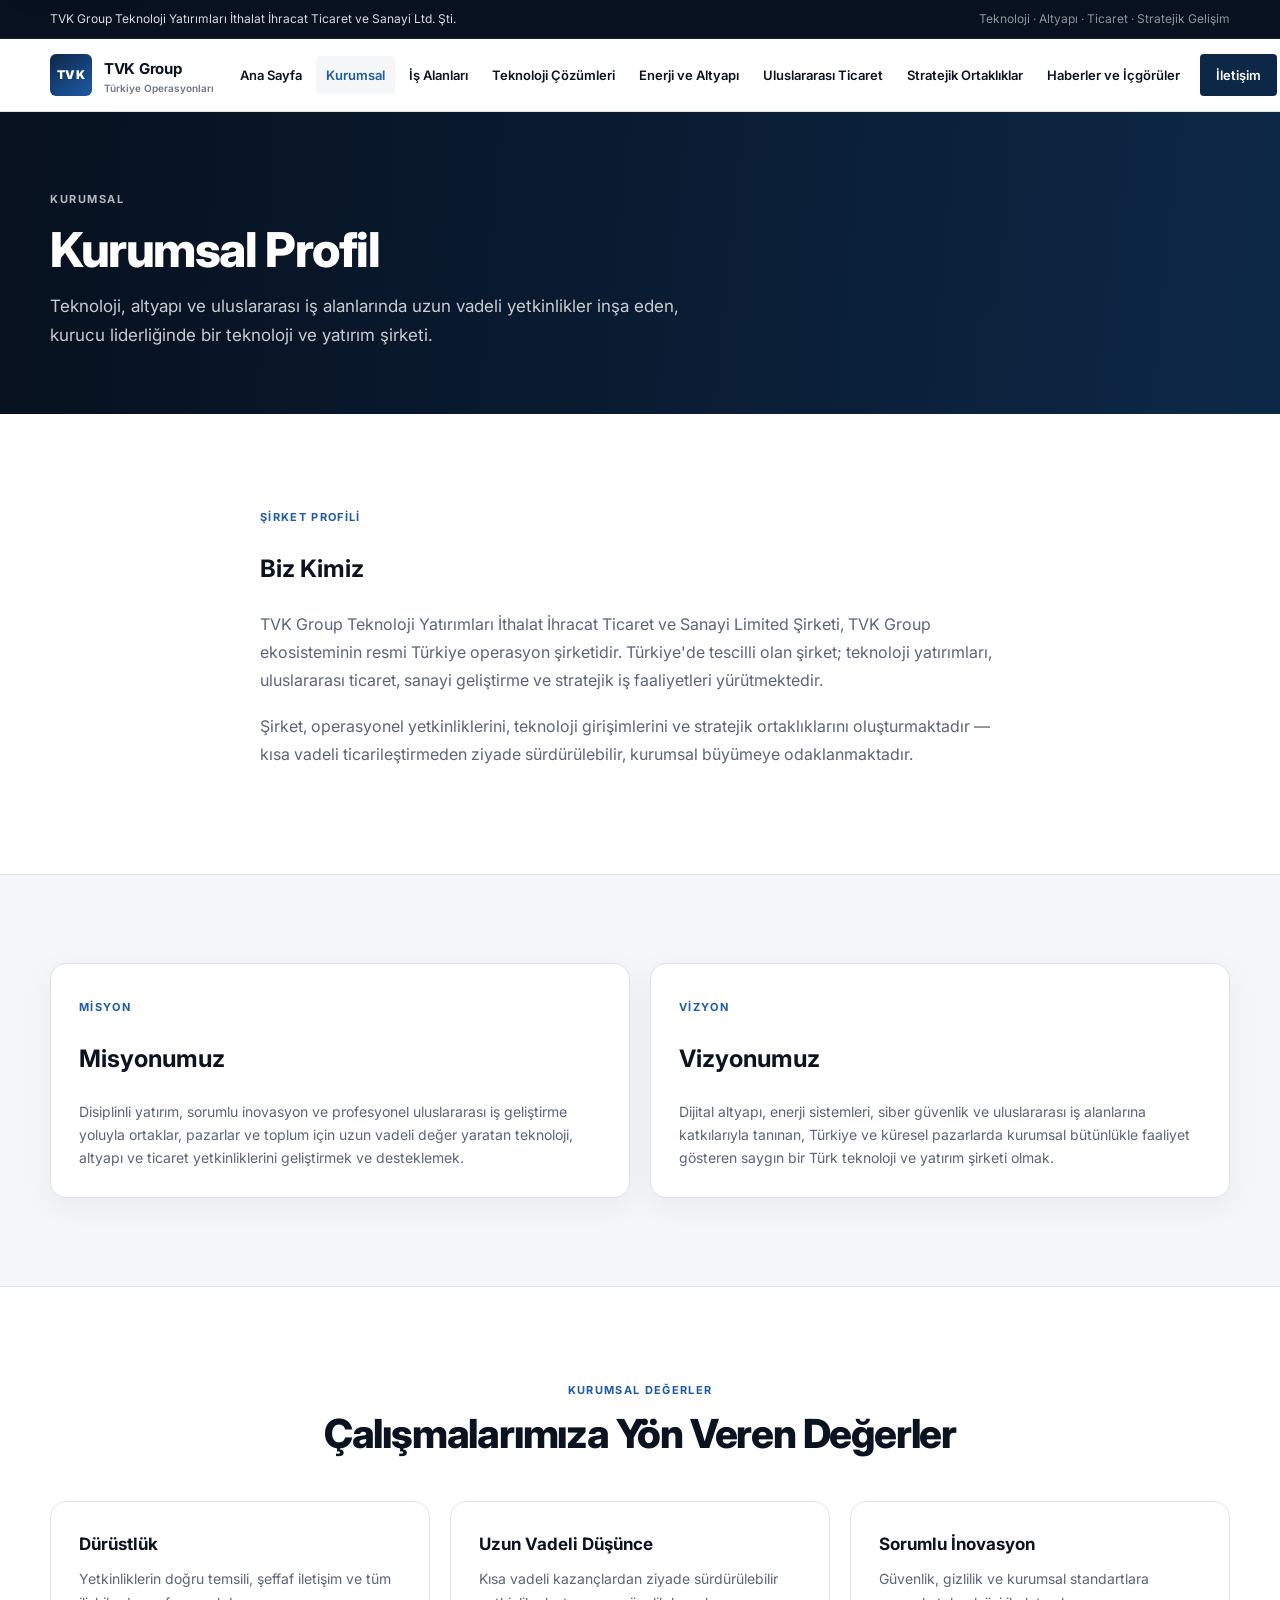
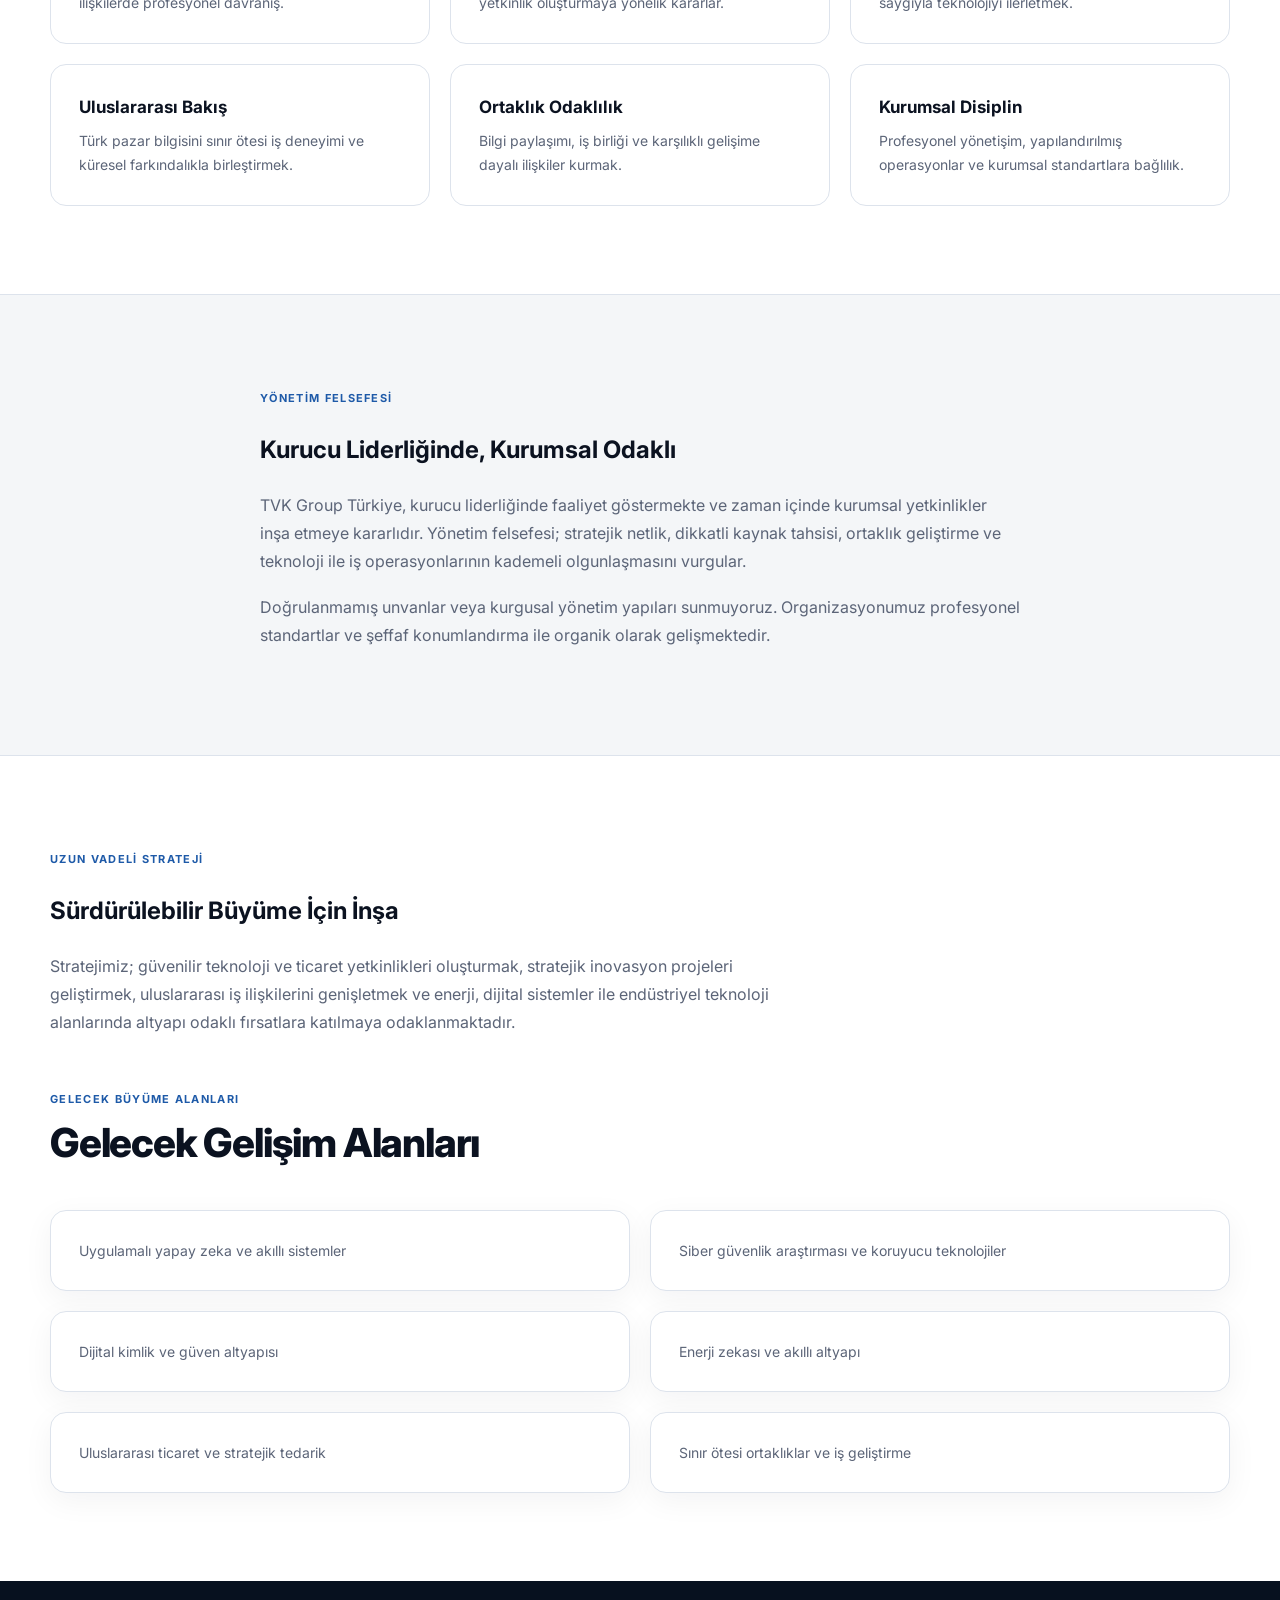
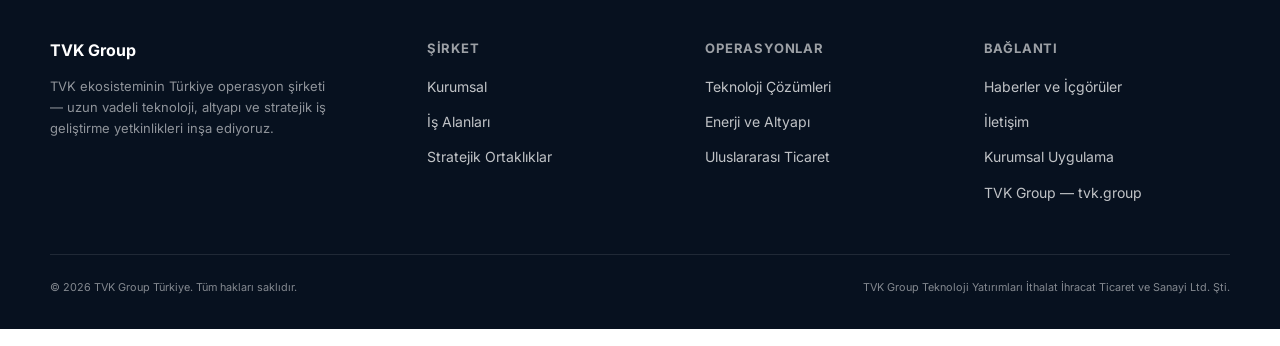
<file: corporate/index.html>
<!doctype html>
<html lang="tr">
<head>
  <meta charset="utf-8" />
  <meta name="viewport" content="width=device-width, initial-scale=1" />
  <title>Kurumsal | TVK Group Türkiye</title>
  <meta name="description" content="TVK Group Türkiye şirket profili, misyon, vizyon, değerler ve uzun vadeli strateji." />
  <meta name="theme-color" content="#07111f" />
  <meta property="og:title" content="TVK Group Türkiye" />
  <meta property="og:description" content="Geleceğin teknoloji, altyapı ve stratejik yatırımları." />
  <meta property="og:type" content="website" />
  <link rel="preconnect" href="https://fonts.googleapis.com" />
  <link rel="preconnect" href="https://fonts.gstatic.com" crossorigin />
  <link href="https://fonts.googleapis.com/css2?family=Inter:wght@400;500;600;700;800&family=Instrument+Serif:ital@0;1&display=swap" rel="stylesheet" />
  <link rel="stylesheet" href="/css/main.css" />
</head>
<body data-page="corporate" data-page-title="corporatePageTitle" data-meta-description="corporateMeta">
  <div id="site-header"></div>
  <main id="main">
    <section class="page-hero">
      <div class="wrap">
        <span class="eyebrow" data-i18n="navCorporate">Kurumsal</span>
        <h1 data-i18n="corporateHeroTitle">Kurumsal Profil</h1>
        <p data-i18n="corporateHeroLead">Teknoloji, altyapı ve uluslararası iş alanlarında uzun vadeli yetkinlikler inşa eden, kurucu liderliğinde bir teknoloji ve yatırım şirketi.</p>
      </div>
    </section>

    <section class="section">
      <div class="wrap prose reveal">
        <span class="section-tag" data-i18n="corpOverviewTag">Şirket Profili</span>
        <h2 data-i18n="corpOverviewTitle">Biz Kimiz</h2>
        <p data-i18n="corpOverviewText"></p>
        <p data-i18n="corpOverviewText2"></p>
      </div>
    </section>

    <section class="section soft">
      <div class="wrap">
        <div class="card-grid cols-2 reveal">
          <article class="card">
            <span class="section-tag" data-i18n="corpMissionTag">Misyon</span>
            <h2 data-i18n="corpMissionTitle">Misyonumuz</h2>
            <p data-i18n="corpMissionText"></p>
          </article>
          <article class="card">
            <span class="section-tag" data-i18n="corpVisionTag">Vizyon</span>
            <h2 data-i18n="corpVisionTitle">Vizyonumuz</h2>
            <p data-i18n="corpVisionText"></p>
          </article>
        </div>
      </div>
    </section>

    <section class="section">
      <div class="wrap">
        <div class="head center reveal">
          <span class="section-tag" data-i18n="corpValuesTag">Kurumsal Değerler</span>
          <h2 data-i18n="corpValuesTitle">Çalışmalarımıza Yön Veren Değerler</h2>
        </div>
        <div class="values-grid reveal">
          <article class="value-card"><h3 data-i18n="corpValue1Title"></h3><p data-i18n="corpValue1Desc"></p></article>
          <article class="value-card"><h3 data-i18n="corpValue2Title"></h3><p data-i18n="corpValue2Desc"></p></article>
          <article class="value-card"><h3 data-i18n="corpValue3Title"></h3><p data-i18n="corpValue3Desc"></p></article>
          <article class="value-card"><h3 data-i18n="corpValue4Title"></h3><p data-i18n="corpValue4Desc"></p></article>
          <article class="value-card"><h3 data-i18n="corpValue5Title"></h3><p data-i18n="corpValue5Desc"></p></article>
          <article class="value-card"><h3 data-i18n="corpValue6Title"></h3><p data-i18n="corpValue6Desc"></p></article>
        </div>
      </div>
    </section>

    <section class="section soft">
      <div class="wrap prose reveal">
        <span class="section-tag" data-i18n="corpPhilosophyTag">Yönetim Felsefesi</span>
        <h2 data-i18n="corpPhilosophyTitle">Kurucu Liderliğinde, Kurumsal Odaklı</h2>
        <p data-i18n="corpPhilosophyText"></p>
        <p data-i18n="corpPhilosophyText2"></p>
      </div>
    </section>

    <section class="section">
      <div class="wrap">
        <div class="prose reveal">
          <span class="section-tag" data-i18n="corpStrategyTag">Uzun Vadeli Strateji</span>
          <h2 data-i18n="corpStrategyTitle">Sürdürülebilir Büyüme İçin İnşa</h2>
          <p data-i18n="corpStrategyText"></p>
        </div>
        <div class="head reveal" style="margin-top: 48px;">
          <span class="section-tag" data-i18n="corpGrowthTag">Gelecek Büyüme Alanları</span>
          <h2 data-i18n="corpGrowthTitle">Gelecek Gelişim Alanları</h2>
        </div>
        <div class="card-grid cols-2 reveal">
          <article class="card"><p data-i18n="corpGrowth1"></p></article>
          <article class="card"><p data-i18n="corpGrowth2"></p></article>
          <article class="card"><p data-i18n="corpGrowth3"></p></article>
          <article class="card"><p data-i18n="corpGrowth4"></p></article>
          <article class="card"><p data-i18n="corpGrowth5"></p></article>
          <article class="card"><p data-i18n="corpGrowth6"></p></article>
        </div>
      </div>
    </section>
  </main>
  <div id="site-footer"></div>
  <script src="/js/translations.js"></script>
  <script src="/js/layout.js"></script>
  <script src="/js/app.js"></script>
</body>
</html>
</file>
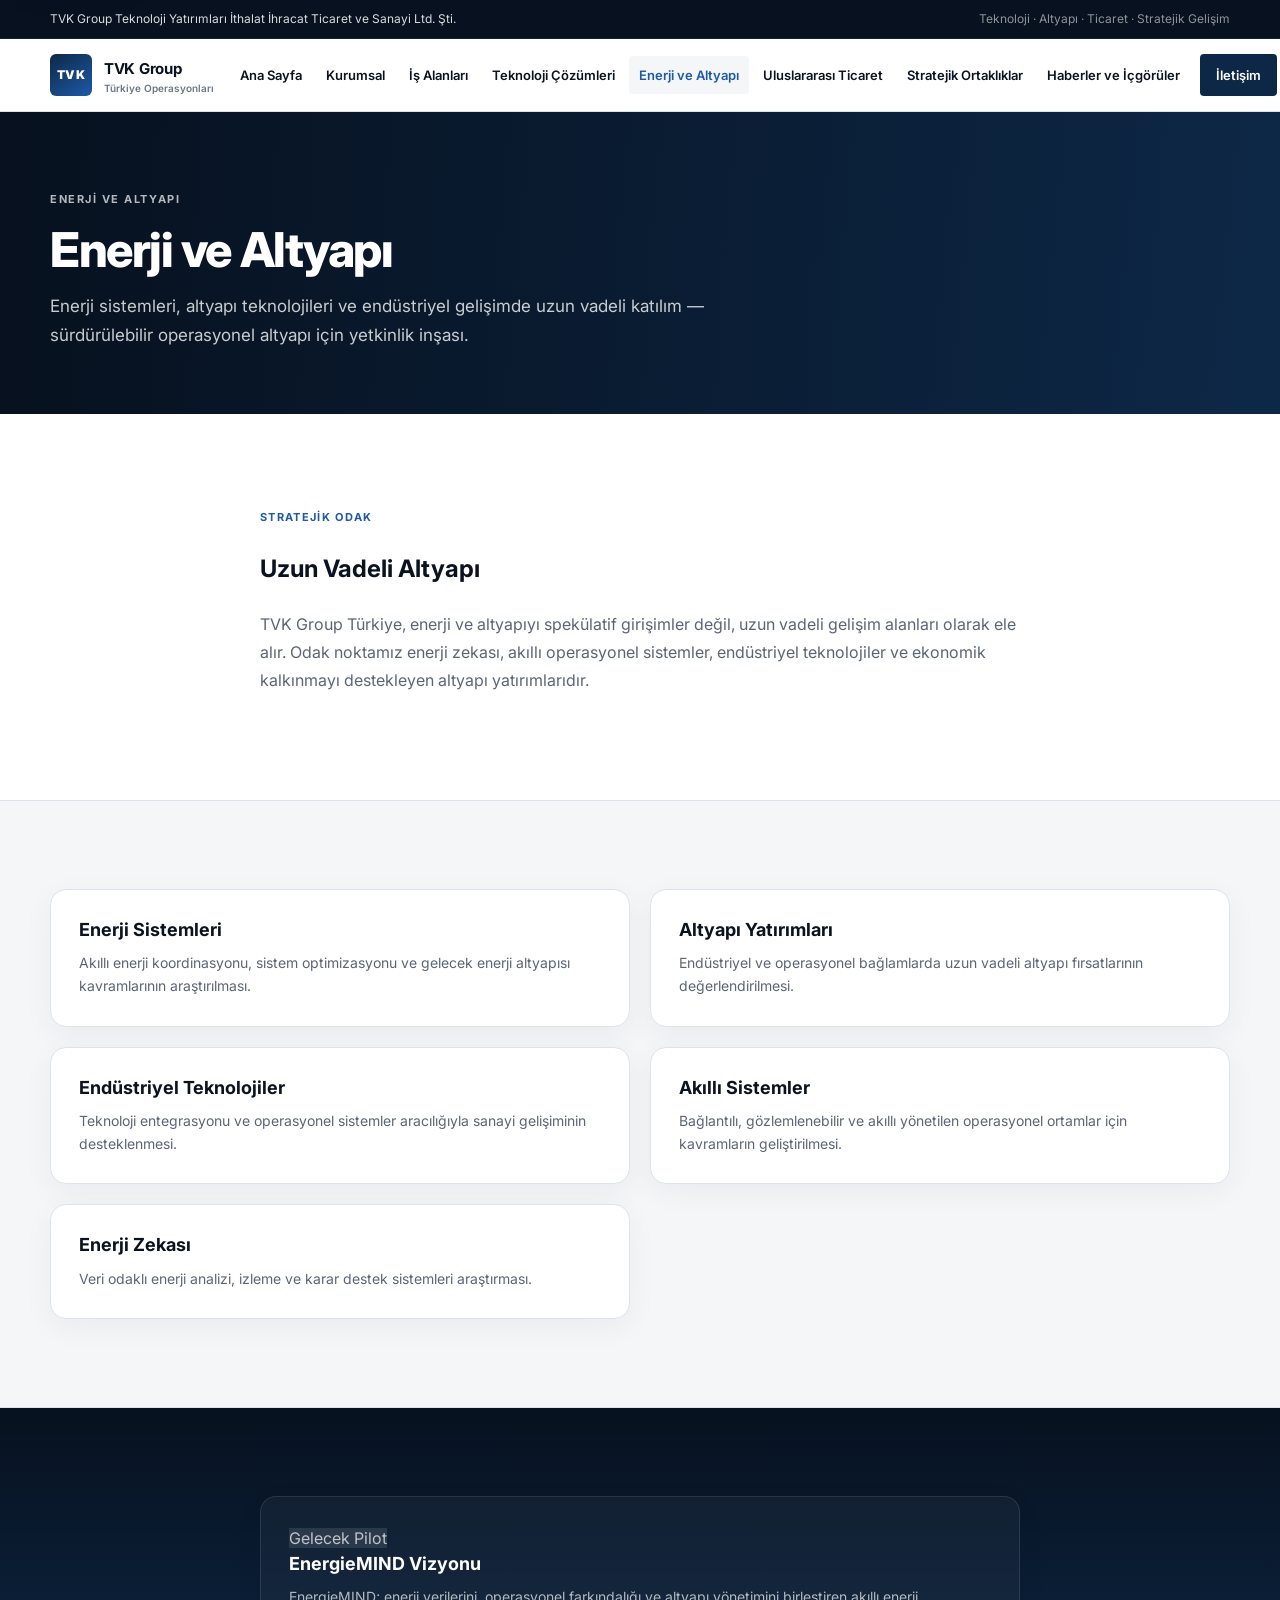
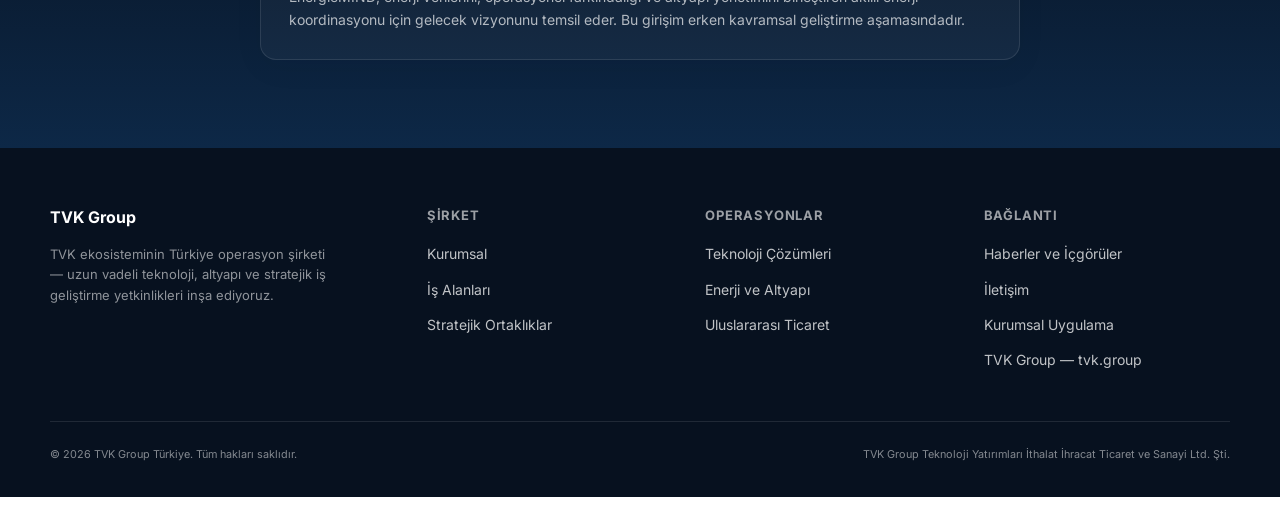
<file: energy-infrastructure/index.html>
<!doctype html>
<html lang="tr">
<head>
  <meta charset="utf-8" />
  <meta name="viewport" content="width=device-width, initial-scale=1" />
  <title>Enerji ve Altyapı | TVK Group Türkiye</title>
  <meta name="description" content="Enerji sistemleri, altyapı yatırımları, endüstriyel teknolojiler ve akıllı sistemler — TVK Group Türkiye." />
  <meta name="theme-color" content="#07111f" />
  <meta property="og:title" content="TVK Group Türkiye" />
  <meta property="og:description" content="Geleceğin teknoloji, altyapı ve stratejik yatırımları." />
  <meta property="og:type" content="website" />
  <link rel="preconnect" href="https://fonts.googleapis.com" />
  <link rel="preconnect" href="https://fonts.gstatic.com" crossorigin />
  <link href="https://fonts.googleapis.com/css2?family=Inter:wght@400;500;600;700;800&family=Instrument+Serif:ital@0;1&display=swap" rel="stylesheet" />
  <link rel="stylesheet" href="/css/main.css" />
</head>
<body data-page="energy" data-page-title="energyPageTitle" data-meta-description="energyMeta">
  <div id="site-header"></div>
  <main id="main">
    <section class="page-hero">
      <div class="wrap">
        <span class="eyebrow" data-i18n="navEnergy">Enerji ve Altyapı</span>
        <h1 data-i18n="energyHeroTitle">Enerji ve Altyapı</h1>
        <p data-i18n="energyHeroLead"></p>
      </div>
    </section>

    <section class="section">
      <div class="wrap prose reveal">
        <span class="section-tag" data-i18n="energyFocusTag">Stratejik Odak</span>
        <h2 data-i18n="energyFocusTitle">Uzun Vadeli Altyapı</h2>
        <p data-i18n="energyFocusText"></p>
      </div>
    </section>

    <section class="section soft">
      <div class="wrap card-grid cols-2 reveal">
        <article class="card"><h3 data-i18n="energyArea1Title"></h3><p data-i18n="energyArea1Desc"></p></article>
        <article class="card"><h3 data-i18n="energyArea2Title"></h3><p data-i18n="energyArea2Desc"></p></article>
        <article class="card"><h3 data-i18n="energyArea3Title"></h3><p data-i18n="energyArea3Desc"></p></article>
        <article class="card"><h3 data-i18n="energyArea4Title"></h3><p data-i18n="energyArea4Desc"></p></article>
        <article class="card"><h3 data-i18n="energyArea5Title"></h3><p data-i18n="energyArea5Desc"></p></article>
      </div>
    </section>

    <section class="section dark">
      <div class="wrap reveal">
        <article class="card dark-card" style="max-width: 760px; margin: 0 auto;">
          <span class="status" style="background: rgba(255,255,255,0.1); color: rgba(255,255,255,0.7);" data-i18n="techStatusPilot">Gelecek Pilot</span>
          <h3 data-i18n="energyEnergiemindTitle">EnergieMIND Vizyonu</h3>
          <p data-i18n="energyEnergiemindDesc"></p>
        </article>
      </div>
    </section>
  </main>
  <div id="site-footer"></div>
  <script src="/js/translations.js"></script>
  <script src="/js/layout.js"></script>
  <script src="/js/app.js"></script>
</body>
</html>
</file>
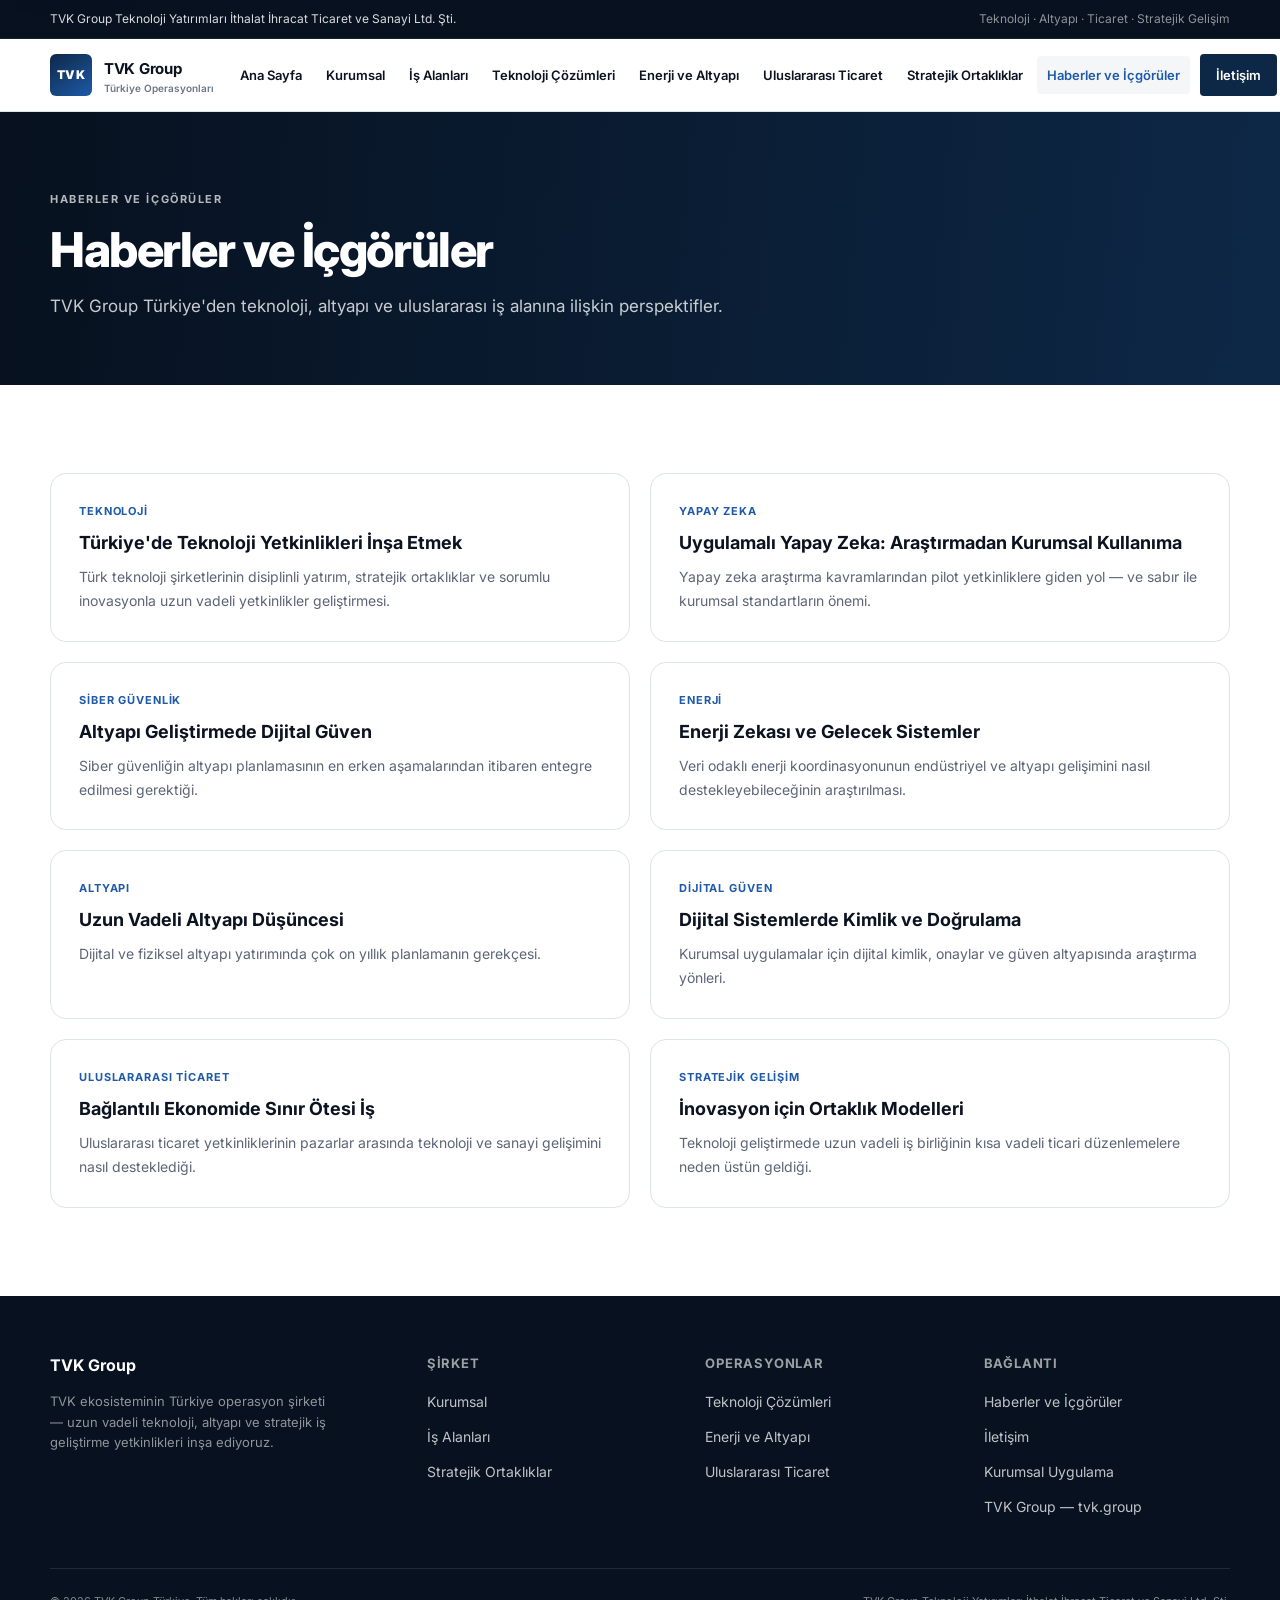
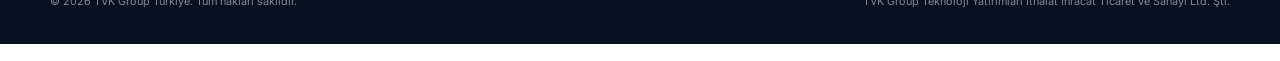
<file: insights/index.html>
<!doctype html>
<html lang="tr">
<head>
  <meta charset="utf-8" />
  <meta name="viewport" content="width=device-width, initial-scale=1" />
  <title>Haberler ve İçgörüler | TVK Group Türkiye</title>
  <meta name="description" content="Teknoloji, yapay zeka, siber güvenlik, enerji, altyapı, dijital güven ve uluslararası ticaret hakkında kurumsal içgörüler." />
  <meta name="theme-color" content="#07111f" />
  <meta property="og:title" content="TVK Group Türkiye" />
  <meta property="og:description" content="Geleceğin teknoloji, altyapı ve stratejik yatırımları." />
  <meta property="og:type" content="website" />
  <link rel="preconnect" href="https://fonts.googleapis.com" />
  <link rel="preconnect" href="https://fonts.gstatic.com" crossorigin />
  <link href="https://fonts.googleapis.com/css2?family=Inter:wght@400;500;600;700;800&family=Instrument+Serif:ital@0;1&display=swap" rel="stylesheet" />
  <link rel="stylesheet" href="/css/main.css" />
</head>
<body data-page="insights" data-page-title="insightsPageTitle" data-meta-description="insightsMeta">
  <div id="site-header"></div>
  <main id="main">
    <section class="page-hero">
      <div class="wrap">
        <span class="eyebrow" data-i18n="navInsights">Haberler ve İçgörüler</span>
        <h1 data-i18n="insightsHeroTitle">Haberler ve İçgörüler</h1>
        <p data-i18n="insightsHeroLead"></p>
      </div>
    </section>

    <section class="section">
      <div class="wrap card-grid cols-2 reveal">
        <article class="insight-card">
          <div class="insight-meta" data-i18n="insight1Cat">Teknoloji</div>
          <h3 data-i18n="insight1Title"></h3>
          <p data-i18n="insight1Desc"></p>
        </article>
        <article class="insight-card">
          <div class="insight-meta" data-i18n="insight2Cat">Yapay Zeka</div>
          <h3 data-i18n="insight2Title"></h3>
          <p data-i18n="insight2Desc"></p>
        </article>
        <article class="insight-card">
          <div class="insight-meta" data-i18n="insight3Cat">Siber Güvenlik</div>
          <h3 data-i18n="insight3Title"></h3>
          <p data-i18n="insight3Desc"></p>
        </article>
        <article class="insight-card">
          <div class="insight-meta" data-i18n="insight4Cat">Enerji</div>
          <h3 data-i18n="insight4Title"></h3>
          <p data-i18n="insight4Desc"></p>
        </article>
        <article class="insight-card">
          <div class="insight-meta" data-i18n="insight5Cat">Altyapı</div>
          <h3 data-i18n="insight5Title"></h3>
          <p data-i18n="insight5Desc"></p>
        </article>
        <article class="insight-card">
          <div class="insight-meta" data-i18n="insight6Cat">Dijital Güven</div>
          <h3 data-i18n="insight6Title"></h3>
          <p data-i18n="insight6Desc"></p>
        </article>
        <article class="insight-card">
          <div class="insight-meta" data-i18n="insight7Cat">Uluslararası Ticaret</div>
          <h3 data-i18n="insight7Title"></h3>
          <p data-i18n="insight7Desc"></p>
        </article>
        <article class="insight-card">
          <div class="insight-meta" data-i18n="insight8Cat">Stratejik Gelişim</div>
          <h3 data-i18n="insight8Title"></h3>
          <p data-i18n="insight8Desc"></p>
        </article>
      </div>
    </section>
  </main>
  <div id="site-footer"></div>
  <script src="/js/translations.js"></script>
  <script src="/js/layout.js"></script>
  <script src="/js/app.js"></script>
</body>
</html>
</file>
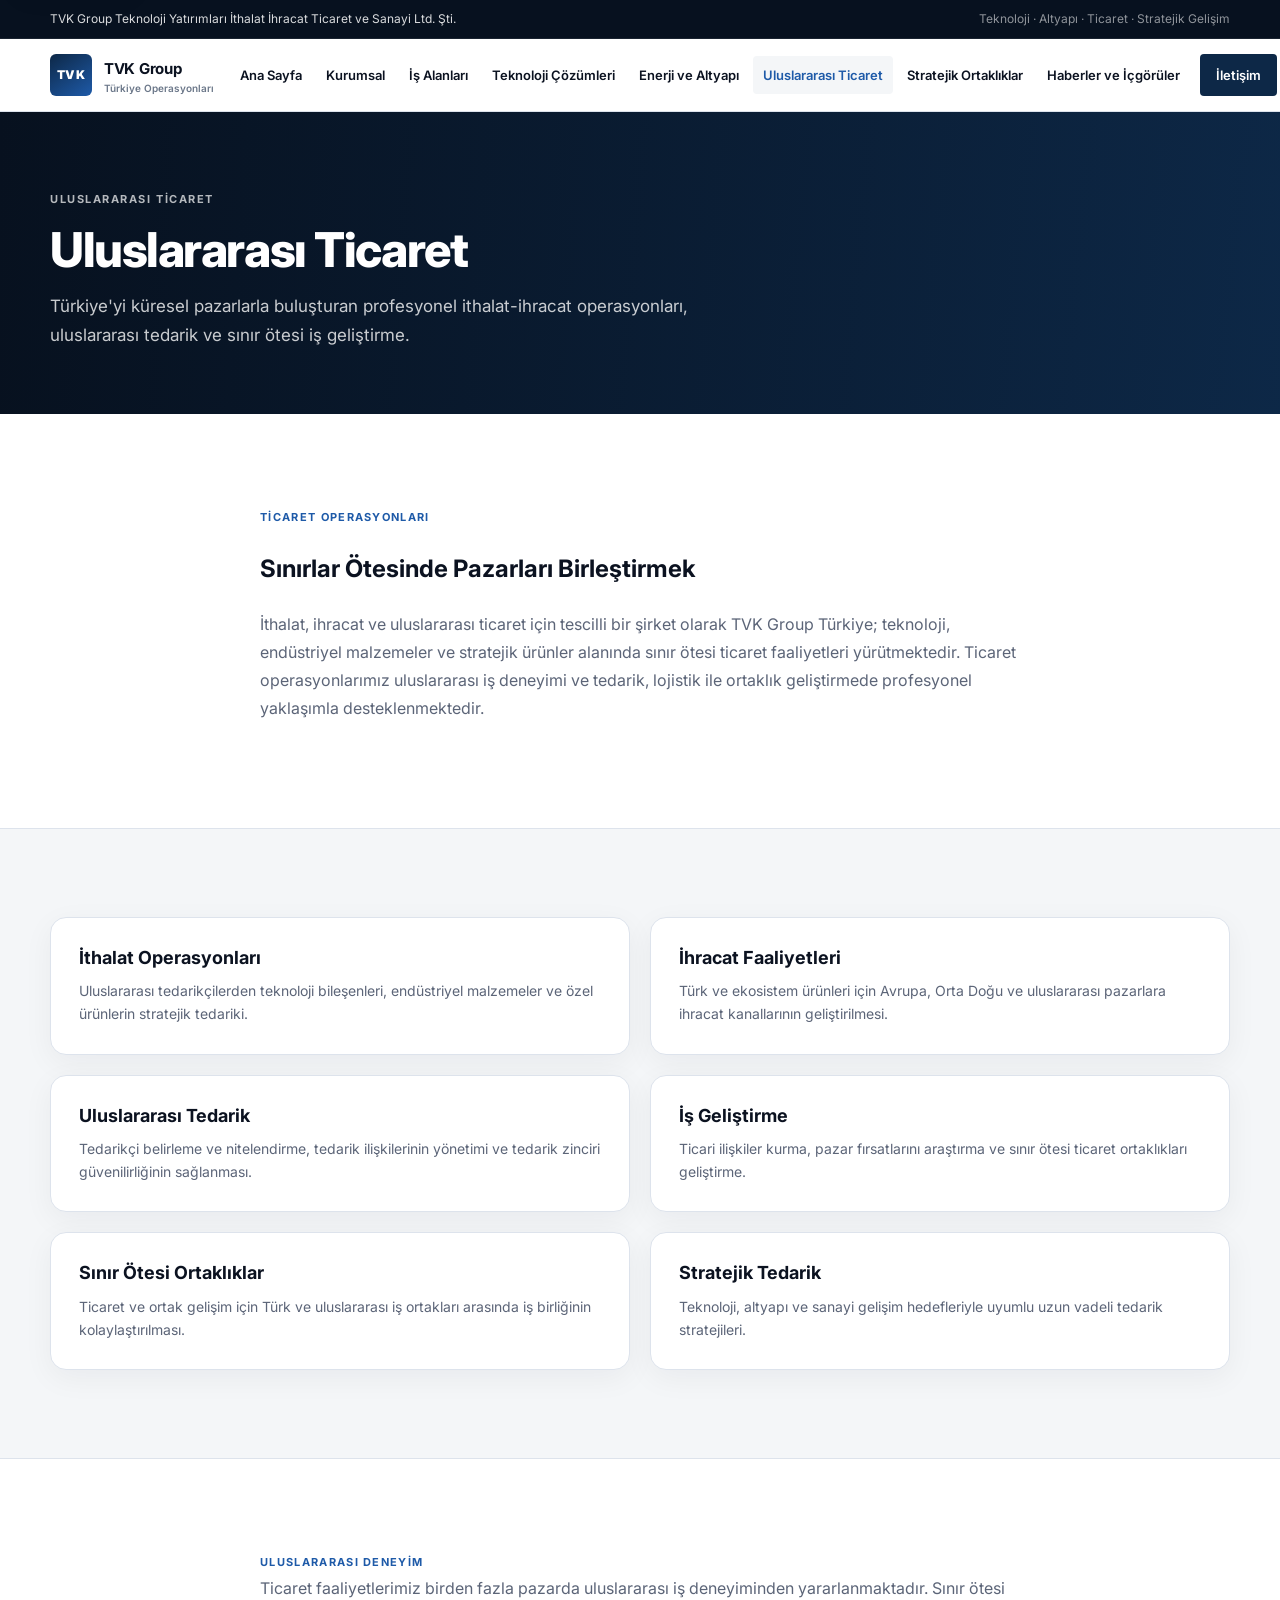
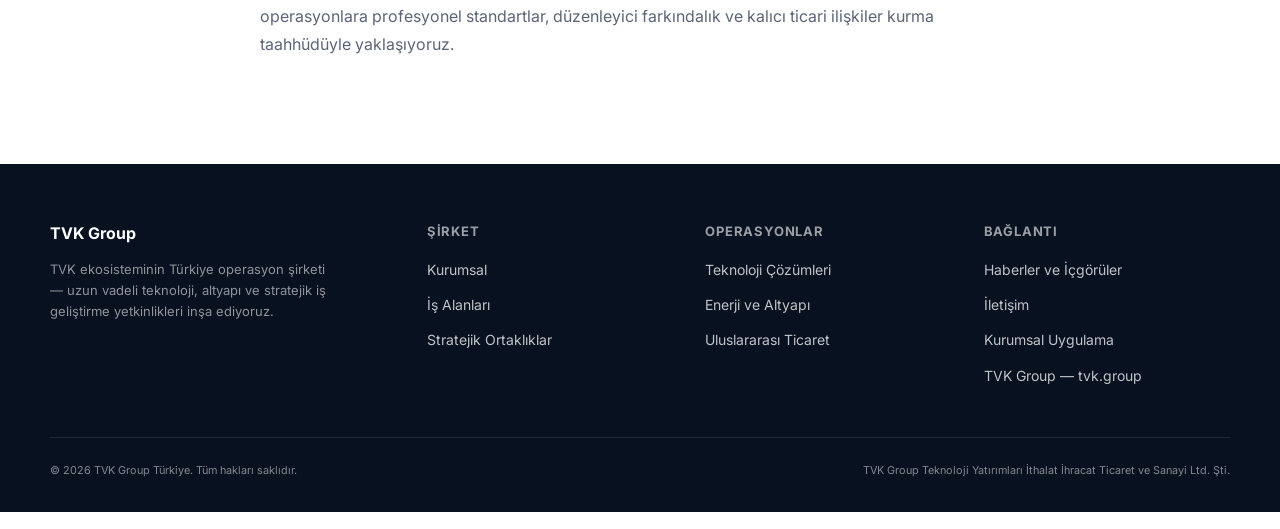
<file: international-trade/index.html>
<!doctype html>
<html lang="tr">
<head>
  <meta charset="utf-8" />
  <meta name="viewport" content="width=device-width, initial-scale=1" />
  <title>Uluslararası Ticaret | TVK Group Türkiye</title>
  <meta name="description" content="İthalat, ihracat, uluslararası tedarik, iş geliştirme ve sınır ötesi ortaklıklar — TVK Group Türkiye." />
  <meta name="theme-color" content="#07111f" />
  <meta property="og:title" content="TVK Group Türkiye" />
  <meta property="og:description" content="Geleceğin teknoloji, altyapı ve stratejik yatırımları." />
  <meta property="og:type" content="website" />
  <link rel="preconnect" href="https://fonts.googleapis.com" />
  <link rel="preconnect" href="https://fonts.gstatic.com" crossorigin />
  <link href="https://fonts.googleapis.com/css2?family=Inter:wght@400;500;600;700;800&family=Instrument+Serif:ital@0;1&display=swap" rel="stylesheet" />
  <link rel="stylesheet" href="/css/main.css" />
</head>
<body data-page="trade" data-page-title="tradePageTitle" data-meta-description="tradeMeta">
  <div id="site-header"></div>
  <main id="main">
    <section class="page-hero">
      <div class="wrap">
        <span class="eyebrow" data-i18n="navTrade">Uluslararası Ticaret</span>
        <h1 data-i18n="tradeHeroTitle">Uluslararası Ticaret</h1>
        <p data-i18n="tradeHeroLead"></p>
      </div>
    </section>

    <section class="section">
      <div class="wrap prose reveal">
        <span class="section-tag" data-i18n="tradeIntroTag">Ticaret Operasyonları</span>
        <h2 data-i18n="tradeIntroTitle">Sınırlar Ötesinde Pazarları Birleştirmek</h2>
        <p data-i18n="tradeIntroText"></p>
      </div>
    </section>

    <section class="section soft">
      <div class="wrap card-grid cols-2 reveal">
        <article class="card"><h3 data-i18n="tradeService1Title"></h3><p data-i18n="tradeService1Desc"></p></article>
        <article class="card"><h3 data-i18n="tradeService2Title"></h3><p data-i18n="tradeService2Desc"></p></article>
        <article class="card"><h3 data-i18n="tradeService3Title"></h3><p data-i18n="tradeService3Desc"></p></article>
        <article class="card"><h3 data-i18n="tradeService4Title"></h3><p data-i18n="tradeService4Desc"></p></article>
        <article class="card"><h3 data-i18n="tradeService5Title"></h3><p data-i18n="tradeService5Desc"></p></article>
        <article class="card"><h3 data-i18n="tradeService6Title"></h3><p data-i18n="tradeService6Desc"></p></article>
      </div>
    </section>

    <section class="section">
      <div class="wrap prose reveal">
        <span class="section-tag" data-i18n="tradeExperienceTag">Uluslararası Deneyim</span>
        <p data-i18n="tradeExperienceText"></p>
      </div>
    </section>
  </main>
  <div id="site-footer"></div>
  <script src="/js/translations.js"></script>
  <script src="/js/layout.js"></script>
  <script src="/js/app.js"></script>
</body>
</html>
</file>
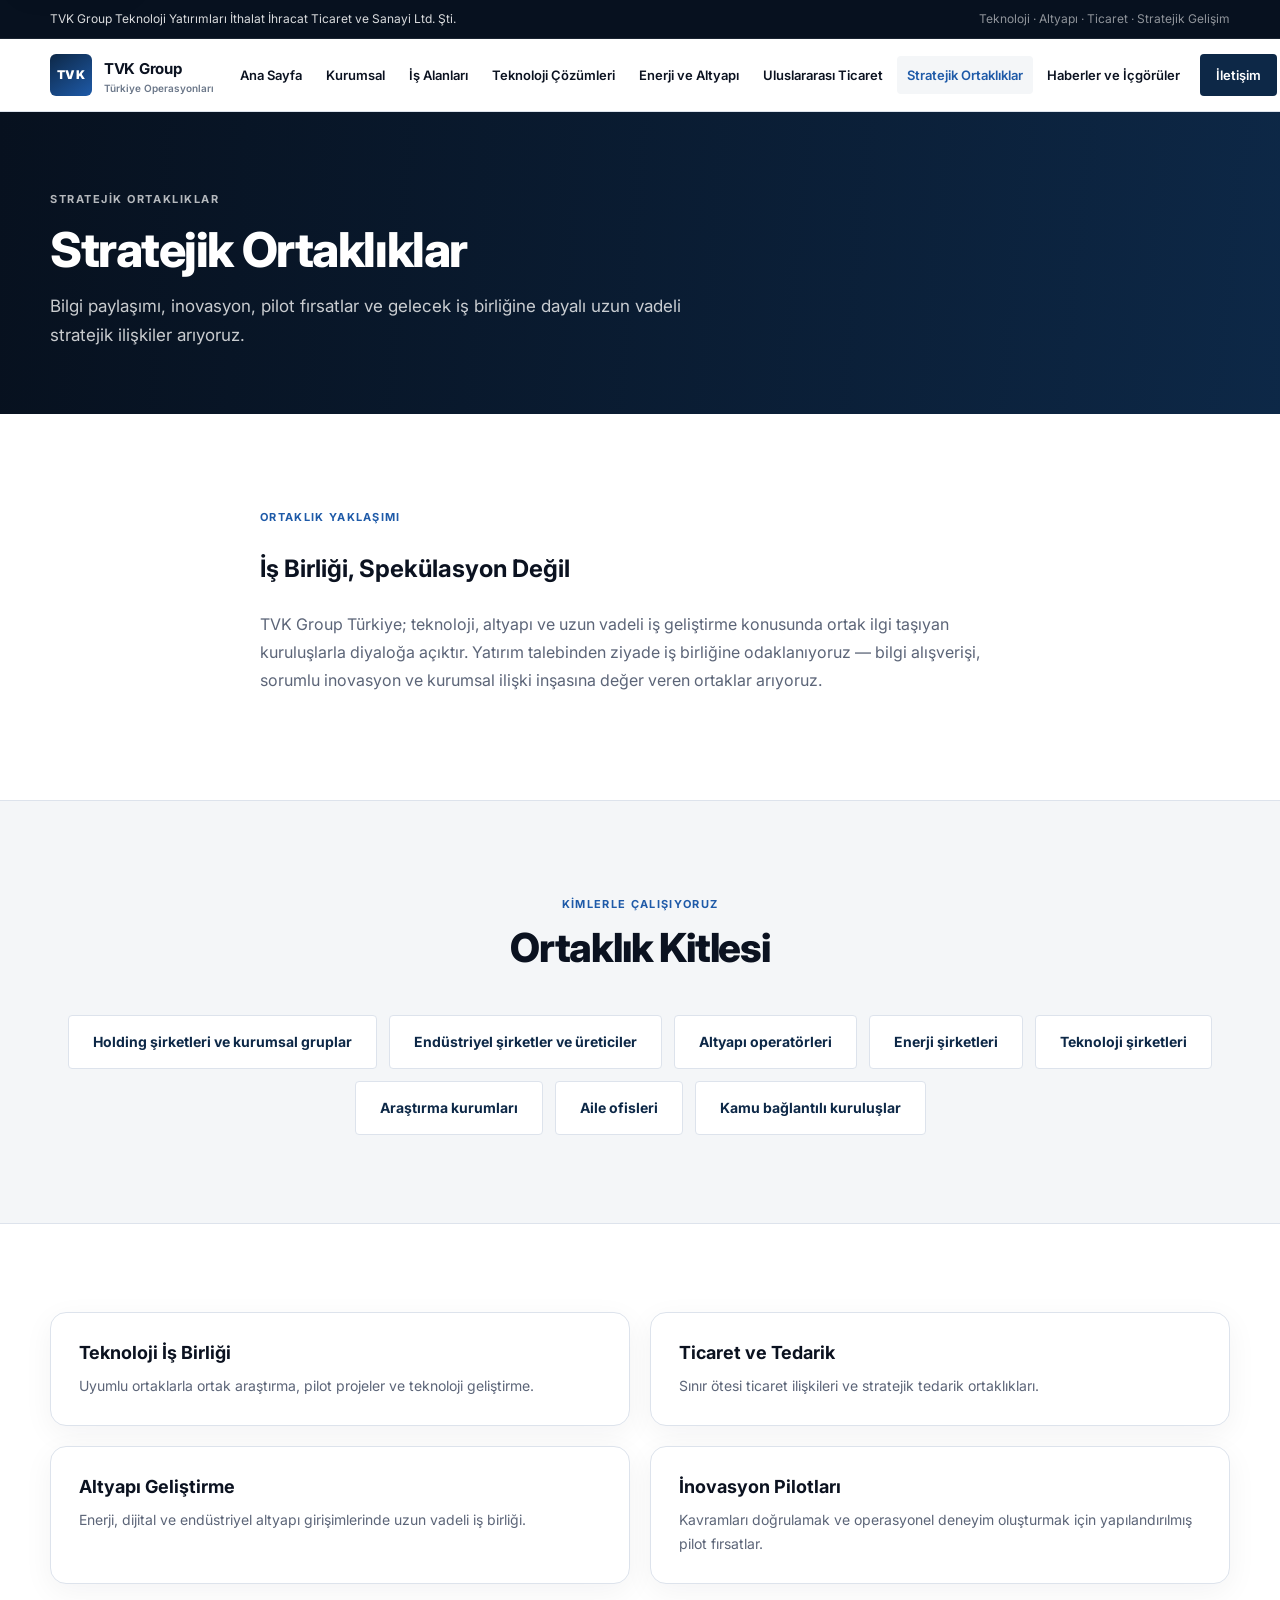
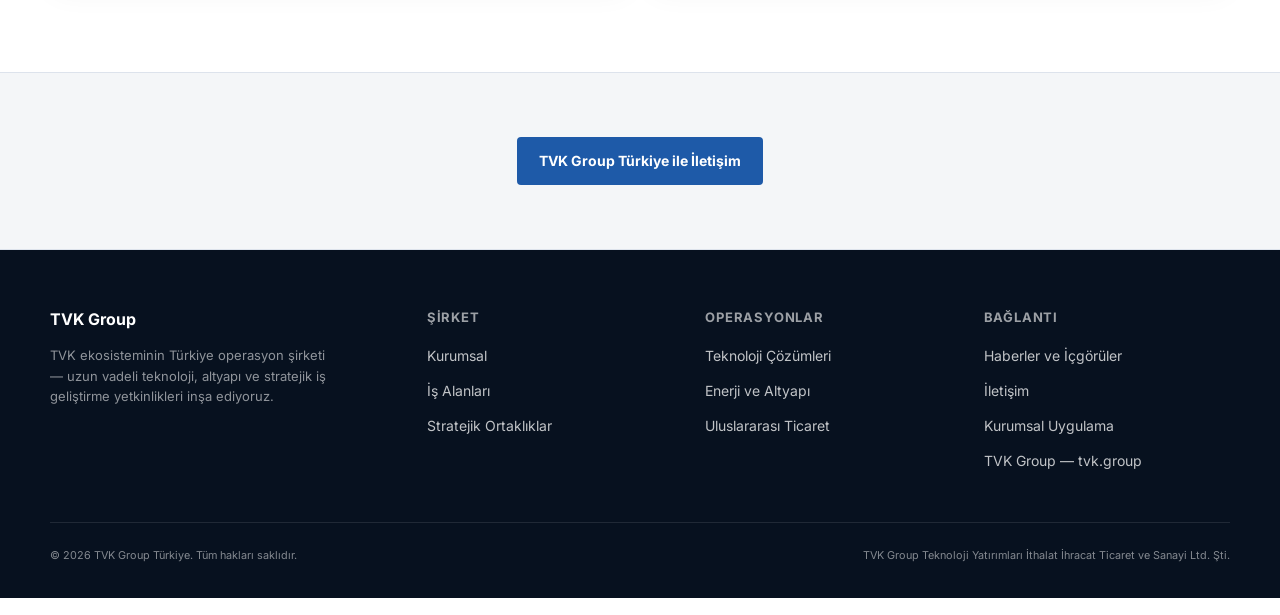
<file: strategic-partnerships/index.html>
<!doctype html>
<html lang="tr">
<head>
  <meta charset="utf-8" />
  <meta name="viewport" content="width=device-width, initial-scale=1" />
  <title>Stratejik Ortaklıklar | TVK Group Türkiye</title>
  <meta name="description" content="TVK Group; holding şirketleri, endüstriyel operatörler, teknoloji firmaları ve araştırma kurumlarıyla uzun vadeli stratejik ilişkiler aramaktadır." />
  <meta name="theme-color" content="#07111f" />
  <meta property="og:title" content="TVK Group Türkiye" />
  <meta property="og:description" content="Geleceğin teknoloji, altyapı ve stratejik yatırımları." />
  <meta property="og:type" content="website" />
  <link rel="preconnect" href="https://fonts.googleapis.com" />
  <link rel="preconnect" href="https://fonts.gstatic.com" crossorigin />
  <link href="https://fonts.googleapis.com/css2?family=Inter:wght@400;500;600;700;800&family=Instrument+Serif:ital@0;1&display=swap" rel="stylesheet" />
  <link rel="stylesheet" href="/css/main.css" />
</head>
<body data-page="partnerships" data-page-title="partnerPageTitle" data-meta-description="partnerMeta">
  <div id="site-header"></div>
  <main id="main">
    <section class="page-hero">
      <div class="wrap">
        <span class="eyebrow" data-i18n="navPartnerships">Stratejik Ortaklıklar</span>
        <h1 data-i18n="partnerHeroTitle">Stratejik Ortaklıklar</h1>
        <p data-i18n="partnerHeroLead"></p>
      </div>
    </section>

    <section class="section">
      <div class="wrap prose reveal">
        <span class="section-tag" data-i18n="partnerMessageTag">Ortaklık Yaklaşımı</span>
        <h2 data-i18n="partnerMessageTitle">İş Birliği, Spekülasyon Değil</h2>
        <p data-i18n="partnerMessageText"></p>
      </div>
    </section>

    <section class="section soft">
      <div class="wrap">
        <div class="head center reveal">
          <span class="section-tag" data-i18n="partnerAudienceTag">Kimlerle Çalışıyoruz</span>
          <h2 data-i18n="partnerAudienceTitle">Ortaklık Kitlesi</h2>
        </div>
        <div class="geo-grid reveal">
          <span class="geo-item" data-i18n="partnerAud1"></span>
          <span class="geo-item" data-i18n="partnerAud2"></span>
          <span class="geo-item" data-i18n="partnerAud3"></span>
          <span class="geo-item" data-i18n="partnerAud4"></span>
          <span class="geo-item" data-i18n="partnerAud5"></span>
          <span class="geo-item" data-i18n="partnerAud6"></span>
          <span class="geo-item" data-i18n="partnerAud7"></span>
          <span class="geo-item" data-i18n="partnerAud8"></span>
        </div>
      </div>
    </section>

    <section class="section">
      <div class="wrap card-grid cols-2 reveal">
        <article class="card"><h3 data-i18n="partnerType1Title"></h3><p data-i18n="partnerType1Desc"></p></article>
        <article class="card"><h3 data-i18n="partnerType2Title"></h3><p data-i18n="partnerType2Desc"></p></article>
        <article class="card"><h3 data-i18n="partnerType3Title"></h3><p data-i18n="partnerType3Desc"></p></article>
        <article class="card"><h3 data-i18n="partnerType4Title"></h3><p data-i18n="partnerType4Desc"></p></article>
      </div>
    </section>

    <section class="cta-band">
      <div class="wrap reveal">
        <a class="btn primary" href="/contact" data-i18n="homeCtaButton">TVK Group Türkiye ile İletişim</a>
      </div>
    </section>
  </main>
  <div id="site-footer"></div>
  <script src="/js/translations.js"></script>
  <script src="/js/layout.js"></script>
  <script src="/js/app.js"></script>
</body>
</html>
</file>
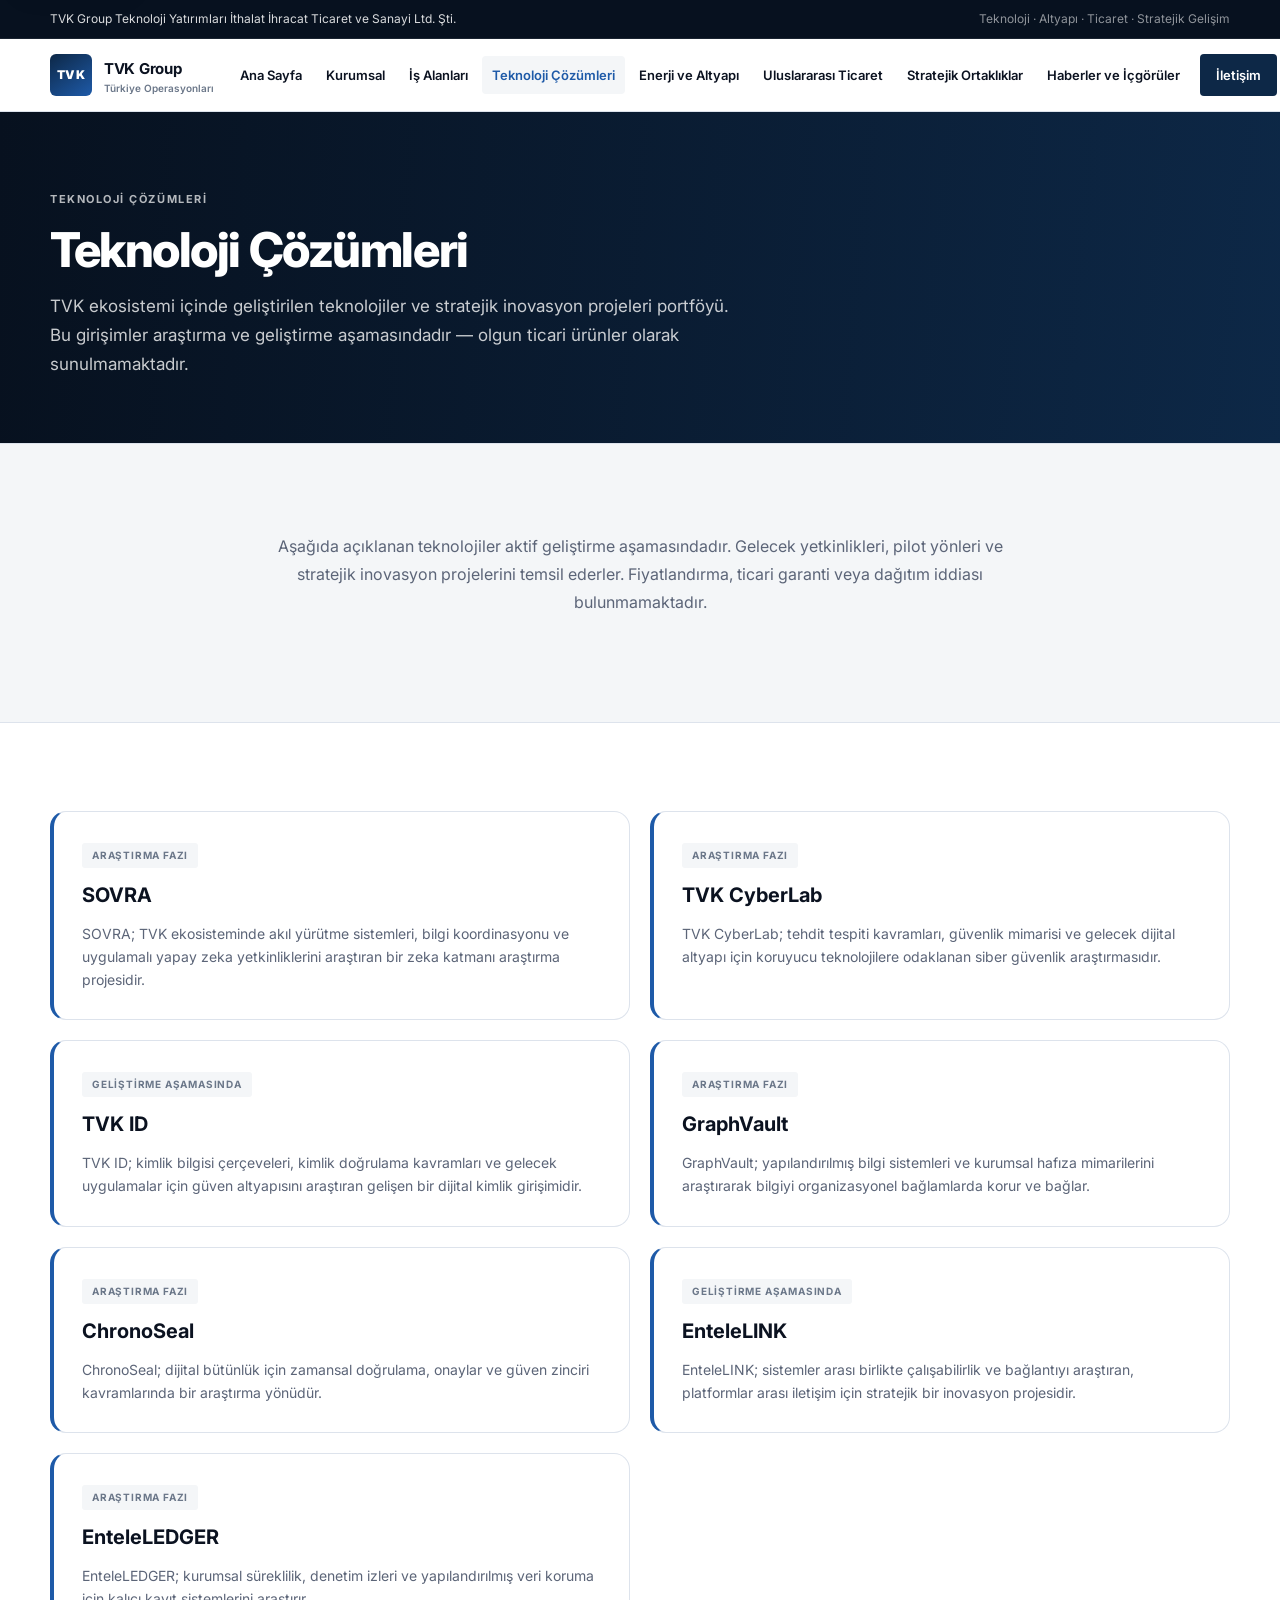
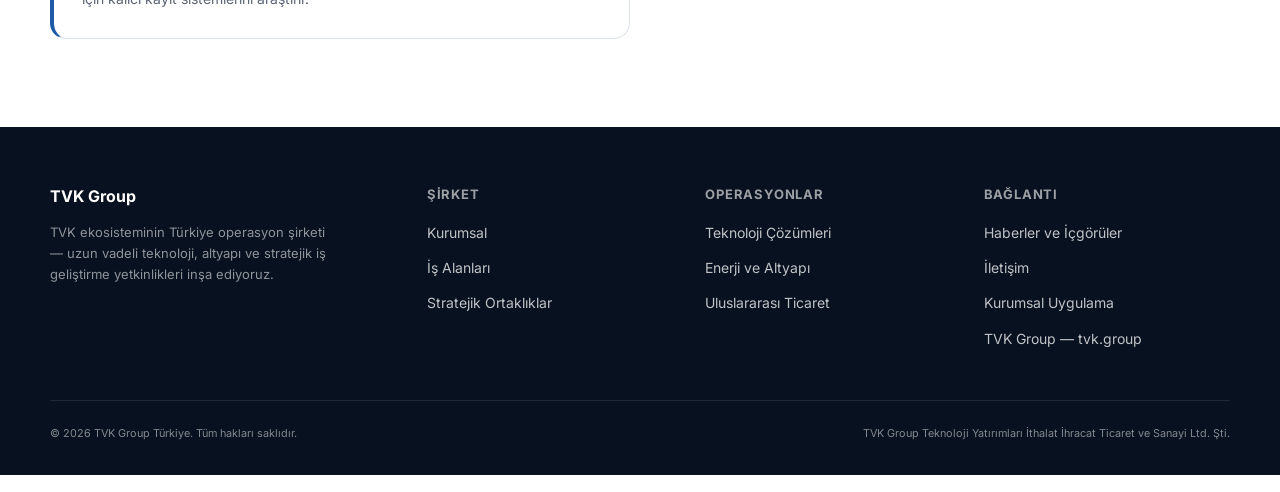
<file: technology-solutions/index.html>
<!doctype html>
<html lang="tr">
<head>
  <meta charset="utf-8" />
  <meta name="viewport" content="width=device-width, initial-scale=1" />
  <title>Teknoloji Çözümleri | TVK Group Türkiye</title>
  <meta name="description" content="TVK ekosisteminde geliştirilen teknolojiler — SOVRA, TVK CyberLab, TVK ID, GraphVault, ChronoSeal, EnteleLINK ve EnteleLEDGER." />
  <meta name="theme-color" content="#07111f" />
  <meta property="og:title" content="TVK Group Türkiye" />
  <meta property="og:description" content="Geleceğin teknoloji, altyapı ve stratejik yatırımları." />
  <meta property="og:type" content="website" />
  <link rel="preconnect" href="https://fonts.googleapis.com" />
  <link rel="preconnect" href="https://fonts.gstatic.com" crossorigin />
  <link href="https://fonts.googleapis.com/css2?family=Inter:wght@400;500;600;700;800&family=Instrument+Serif:ital@0;1&display=swap" rel="stylesheet" />
  <link rel="stylesheet" href="/css/main.css" />
</head>
<body data-page="technology" data-page-title="techPageTitle" data-meta-description="techMeta">
  <div id="site-header"></div>
  <main id="main">
    <section class="page-hero">
      <div class="wrap">
        <span class="eyebrow" data-i18n="navTechnology">Teknoloji Çözümleri</span>
        <h1 data-i18n="techHeroTitle">Teknoloji Çözümleri</h1>
        <p data-i18n="techHeroLead"></p>
      </div>
    </section>

    <section class="section soft">
      <div class="wrap">
        <div class="prose reveal" style="margin: 0 auto; text-align: center;">
          <p data-i18n="techDisclaimer"></p>
        </div>
      </div>
    </section>

    <section class="section">
      <div class="wrap card-grid cols-2 reveal">
        <article class="tech-card">
          <span class="status" data-i18n="techStatusResearch">Araştırma Fazı</span>
          <h3>SOVRA</h3>
          <p data-i18n="techSovraDesc"></p>
        </article>
        <article class="tech-card">
          <span class="status" data-i18n="techStatusResearch">Araştırma Fazı</span>
          <h3>TVK CyberLab</h3>
          <p data-i18n="techCyberlabDesc"></p>
        </article>
        <article class="tech-card">
          <span class="status" data-i18n="techStatusDev">Geliştirme Aşamasında</span>
          <h3>TVK ID</h3>
          <p data-i18n="techTvkidDesc"></p>
        </article>
        <article class="tech-card">
          <span class="status" data-i18n="techStatusResearch">Araştırma Fazı</span>
          <h3>GraphVault</h3>
          <p data-i18n="techGraphvaultDesc"></p>
        </article>
        <article class="tech-card">
          <span class="status" data-i18n="techStatusResearch">Araştırma Fazı</span>
          <h3>ChronoSeal</h3>
          <p data-i18n="techChronosealDesc"></p>
        </article>
        <article class="tech-card">
          <span class="status" data-i18n="techStatusDev">Geliştirme Aşamasında</span>
          <h3>EnteleLINK</h3>
          <p data-i18n="techEntelelinkDesc"></p>
        </article>
        <article class="tech-card">
          <span class="status" data-i18n="techStatusResearch">Araştırma Fazı</span>
          <h3>EnteleLEDGER</h3>
          <p data-i18n="techEnteleledgerDesc"></p>
        </article>
      </div>
    </section>
  </main>
  <div id="site-footer"></div>
  <script src="/js/translations.js"></script>
  <script src="/js/layout.js"></script>
  <script src="/js/app.js"></script>
</body>
</html>
</file>
<file: css/main.css>
:root {
  --bg: #ffffff;
  --bg-soft: #f4f6f8;
  --bg-silver: #eef1f5;
  --bg-deep: #0a1628;
  --ink: #0b1220;
  --muted: #5c6578;
  --line: #dde3ec;
  --navy: #0d2847;
  --navy-deep: #07111f;
  --steel: #6b7789;
  --royal: #1e5aa8;
  --royal-light: #2a6fc9;
  --radius: 8px;
  --radius-lg: 16px;
  --shadow: 0 20px 60px rgba(11, 18, 32, 0.08);
  --shadow-soft: 0 8px 30px rgba(11, 18, 32, 0.05);
  --font: "Inter", ui-sans-serif, system-ui, -apple-system, sans-serif;
  --serif: "Instrument Serif", Georgia, serif;
}

*, *::before, *::after { box-sizing: border-box; }
html { scroll-behavior: smooth; }
body {
  margin: 0;
  font-family: var(--font);
  color: var(--ink);
  background: var(--bg);
  line-height: 1.7;
  -webkit-font-smoothing: antialiased;
}
a { color: inherit; text-decoration: none; }
button, input, select, textarea { font: inherit; }
img { max-width: 100%; height: auto; display: block; }
.wrap { width: min(1180px, calc(100% - 48px)); margin: auto; }

.skip-link {
  position: absolute; left: 18px; top: -60px; z-index: 100;
  padding: 10px 16px; border-radius: 4px; background: #fff;
  box-shadow: var(--shadow-soft); transition: top 0.2s;
}
.skip-link:focus { top: 14px; }

/* Topbar */
.topbar {
  background: var(--navy-deep);
  color: rgba(255, 255, 255, 0.85);
  font-size: 12px;
  border-bottom: 1px solid rgba(255, 255, 255, 0.08);
}
.topbar-inner {
  display: flex; justify-content: space-between; gap: 16px;
  padding: 9px 0; align-items: center;
}
.topbar-inner span:last-child { color: rgba(255, 255, 255, 0.55); }

/* Navigation */
.nav {
  position: sticky; top: 0; z-index: 50;
  background: rgba(255, 255, 255, 0.96);
  border-bottom: 1px solid var(--line);
  backdrop-filter: blur(16px);
}
.nav-inner {
  min-height: 72px;
  display: flex; align-items: center; justify-content: space-between; gap: 16px;
}
.brand { display: flex; align-items: center; gap: 12px; font-weight: 800; flex-shrink: 0; }
.mark {
  width: 42px; height: 42px; display: grid; place-items: center;
  border-radius: 6px;
  background: linear-gradient(145deg, var(--navy), var(--royal));
  color: #fff; font-size: 12px; font-weight: 900; letter-spacing: 0.02em;
}
.brand strong { display: block; font-size: 15px; letter-spacing: -0.02em; }
.brand small { display: block; color: var(--steel); font-size: 10px; font-weight: 600; max-width: 220px; line-height: 1.3; }

.nav-toggle {
  display: none;
  border: 1px solid var(--line); border-radius: 6px;
  background: #fff; padding: 10px 12px; font-weight: 700; font-size: 13px;
}
.links {
  display: flex; align-items: center; gap: 4px;
  font-size: 13px; font-weight: 600;
}
.links a {
  padding: 8px 10px; border-radius: 4px;
  color: var(--ink); white-space: nowrap;
  transition: color 0.2s, background 0.2s;
}
.links a:hover, .links a.is-active { color: var(--royal); background: var(--bg-soft); }
.links .cta {
  margin-left: 6px; padding: 10px 16px; border-radius: 4px;
  background: var(--navy); color: #fff;
}
.links .cta:hover { background: var(--royal); color: #fff; }

.language-selector { position: relative; flex-shrink: 0; }
.language-toggle {
  display: inline-flex; align-items: center; gap: 8px;
  border: 1px solid var(--line); border-radius: 4px;
  background: #fff; padding: 9px 12px; font-weight: 700; font-size: 13px;
}
.language-toggle::after {
  content: ""; width: 6px; height: 6px;
  border-right: 2px solid currentColor; border-bottom: 2px solid currentColor;
  transform: translateY(-2px) rotate(45deg);
}
.language-selector.is-open .language-toggle::after { transform: translateY(2px) rotate(225deg); }
.language-menu {
  position: absolute; right: 0; top: calc(100% + 8px);
  width: min(280px, 90vw); margin: 0; padding: 6px; list-style: none;
  border: 1px solid var(--line); border-radius: 8px;
  background: #fff; box-shadow: var(--shadow);
}
.language-menu[hidden] { display: none; }
.language-option {
  width: 100%; display: flex; align-items: center; justify-content: space-between;
  border: 0; border-radius: 4px; background: transparent;
  padding: 9px 12px; text-align: left; font-size: 13px;
}
.language-option:hover, .language-option:focus-visible { background: var(--bg-soft); outline: none; }
.language-option[aria-checked="true"] { background: #e8f0fa; color: var(--royal); font-weight: 700; }
.language-option[aria-checked="true"]::after { content: "✓"; }

/* Hero */
.hero {
  position: relative; min-height: 78vh;
  display: flex; align-items: center;
  background: linear-gradient(135deg, var(--navy-deep) 0%, var(--navy) 55%, #123a6b 100%);
  overflow: hidden;
}
.hero::before {
  content: "";
  position: absolute; inset: 0;
  background:
    linear-gradient(90deg, rgba(7, 17, 31, 0.92) 0%, rgba(7, 17, 31, 0.75) 45%, rgba(7, 17, 31, 0.4) 100%),
    url("data:image/svg+xml,%3Csvg xmlns='http://www.w3.org/2000/svg' width='1200' height='800' viewBox='0 0 1200 800'%3E%3Crect fill='%230a1628' width='1200' height='800'/%3E%3Cg opacity='0.15' stroke='%23ffffff' stroke-width='1' fill='none'%3E%3Cline x1='0' y1='200' x2='1200' y2='200'/%3E%3Cline x1='0' y1='400' x2='1200' y2='400'/%3E%3Cline x1='0' y1='600' x2='1200' y2='600'/%3E%3Cline x1='200' y1='0' x2='200' y2='800'/%3E%3Cline x1='400' y1='0' x2='400' y2='800'/%3E%3Cline x1='600' y1='0' x2='600' y2='800'/%3E%3Cline x1='800' y1='0' x2='800' y2='800'/%3E%3Cline x1='1000' y1='0' x2='1000' y2='800'/%3E%3C/g%3E%3Cg opacity='0.2' fill='%231e5aa8'%3E%3Crect x='680' y='120' width='180' height='120' rx='4'/%3E%3Crect x='720' y='280' width='220' height='140' rx='4'/%3E%3Crect x='640' y='460' width='160' height='100' rx='4'/%3E%3C/g%3E%3C/svg%3E") center/cover no-repeat;
}
.hero-content { position: relative; z-index: 1; padding: 88px 0 72px; max-width: 720px; }
.page-hero {
  position: relative;
  background: linear-gradient(135deg, var(--navy-deep), var(--navy));
  color: #fff; padding: 72px 0 64px;
}
.page-hero::before {
  content: "";
  position: absolute; inset: 0;
  background: linear-gradient(90deg, rgba(7, 17, 31, 0.95), rgba(13, 40, 71, 0.85));
}
.page-hero .wrap { position: relative; z-index: 1; }
.page-hero h1 {
  margin: 12px 0 16px; font-size: clamp(32px, 4.5vw, 48px);
  line-height: 1.1; letter-spacing: -0.03em; font-weight: 800;
}
.page-hero p { margin: 0; max-width: 680px; color: rgba(255, 255, 255, 0.78); font-size: 17px; }

.eyebrow {
  display: inline-block;
  font-size: 11px; font-weight: 700; letter-spacing: 0.14em; text-transform: uppercase;
  color: rgba(255, 255, 255, 0.7);
}
.hero h1 {
  margin: 16px 0 20px; font-size: clamp(36px, 5vw, 58px);
  line-height: 1.08; letter-spacing: -0.035em; color: #fff; font-weight: 800;
}
.hero .lead {
  font-size: clamp(16px, 2vw, 19px);
  color: rgba(255, 255, 255, 0.78); max-width: 640px; line-height: 1.75;
}
.actions { display: flex; flex-wrap: wrap; gap: 12px; margin-top: 32px; }
.btn {
  display: inline-flex; align-items: center; justify-content: center;
  min-height: 48px; padding: 12px 22px; border-radius: 4px;
  font-weight: 700; font-size: 14px; transition: background 0.2s, transform 0.2s;
}
.btn:hover { transform: translateY(-1px); }
.btn.primary { border: 0; background: var(--royal); color: #fff; }
.btn.primary:hover { background: var(--royal-light); }
.btn.secondary {
  border: 1px solid rgba(255, 255, 255, 0.35);
  background: transparent; color: #fff;
}
.btn.secondary:hover { background: rgba(255, 255, 255, 0.08); }
.btn.outline {
  border: 1px solid var(--line); background: #fff; color: var(--ink);
}
.btn.outline:hover { border-color: var(--royal); color: var(--royal); }

/* Sections */
.section { padding: 88px 0; }
.section.soft { background: var(--bg-soft); border-block: 1px solid var(--line); }
.section.silver { background: var(--bg-silver); }
.section.dark {
  background: linear-gradient(180deg, var(--navy-deep), var(--navy));
  color: #fff;
}
.head { margin-bottom: 44px; }
.head.center { text-align: center; }
.head.center p { margin: 14px auto 0; max-width: 680px; color: var(--muted); }
.head.light p { color: rgba(255, 255, 255, 0.7); }
.head h2 {
  margin: 10px 0 0; font-size: clamp(28px, 3.5vw, 40px);
  line-height: 1.12; letter-spacing: -0.03em; font-weight: 800;
}
.section-tag {
  display: inline-block; font-size: 11px; font-weight: 700;
  letter-spacing: 0.12em; text-transform: uppercase; color: var(--royal);
}
.section.dark .section-tag { color: rgba(255, 255, 255, 0.65); }

/* Cards */
.card-grid { display: grid; gap: 20px; }
.card-grid.cols-2 { grid-template-columns: repeat(2, 1fr); }
.card-grid.cols-3 { grid-template-columns: repeat(3, 1fr); }
.card-grid.cols-4 { grid-template-columns: repeat(4, 1fr); }

.card {
  padding: 28px; border-radius: var(--radius-lg);
  border: 1px solid var(--line); background: #fff;
  box-shadow: var(--shadow-soft);
  transition: border-color 0.25s, box-shadow 0.25s;
}
.card:hover { border-color: rgba(30, 90, 168, 0.25); box-shadow: var(--shadow); }
.card-icon {
  width: 44px; height: 44px; display: grid; place-items: center;
  border-radius: 8px; margin-bottom: 16px;
  background: var(--bg-soft); color: var(--royal); font-size: 18px; font-weight: 800;
}
.card h3 { margin: 0 0 10px; font-size: 18px; line-height: 1.3; }
.card p { margin: 0; font-size: 14px; color: var(--muted); line-height: 1.65; }
.card a.card-link {
  display: inline-flex; align-items: center; gap: 6px;
  margin-top: 16px; font-size: 13px; font-weight: 700; color: var(--royal);
}
.card a.card-link::after { content: "→"; }

.card.dark-card {
  border-color: rgba(255, 255, 255, 0.1);
  background: rgba(255, 255, 255, 0.04);
  color: #fff;
}
.card.dark-card p { color: rgba(255, 255, 255, 0.68); }
.card.dark-card .card-icon { background: rgba(255, 255, 255, 0.08); color: #fff; }

/* Business area detail */
.area-block {
  display: grid; grid-template-columns: 1fr 1.2fr; gap: 40px;
  padding: 48px 0; border-bottom: 1px solid var(--line);
  align-items: start;
}
.area-block:last-child { border-bottom: 0; }
.area-block h2 { margin: 0 0 12px; font-size: 26px; letter-spacing: -0.02em; }
.area-block .area-label {
  font-size: 11px; font-weight: 700; letter-spacing: 0.1em;
  text-transform: uppercase; color: var(--royal); margin-bottom: 8px;
}
.area-points { display: grid; gap: 16px; }
.area-point h4 { margin: 0 0 6px; font-size: 14px; font-weight: 700; }
.area-point p { margin: 0; font-size: 14px; color: var(--muted); }

/* Values */
.values-grid {
  display: grid; grid-template-columns: repeat(3, 1fr); gap: 20px;
}
.value-card {
  padding: 28px; border-radius: var(--radius-lg);
  border: 1px solid var(--line); background: #fff;
}
.value-card h3 { margin: 0 0 8px; font-size: 17px; }
.value-card p { margin: 0; font-size: 14px; color: var(--muted); }

/* Geography */
.geo-grid {
  display: flex; flex-wrap: wrap; gap: 12px; justify-content: center;
}
.geo-item {
  padding: 14px 24px; border-radius: 4px;
  border: 1px solid var(--line); background: #fff;
  font-weight: 700; font-size: 14px; color: var(--navy);
}

/* Technology projects */
.tech-card {
  padding: 28px; border-radius: var(--radius-lg);
  border: 1px solid var(--line); background: #fff;
  border-left: 4px solid var(--royal);
}
.tech-card .status {
  display: inline-block; margin-bottom: 10px;
  font-size: 10px; font-weight: 700; letter-spacing: 0.08em; text-transform: uppercase;
  color: var(--steel); background: var(--bg-soft); padding: 4px 10px; border-radius: 3px;
}
.tech-card h3 { margin: 0 0 10px; font-size: 20px; }
.tech-card p { margin: 0; font-size: 14px; color: var(--muted); line-height: 1.65; }

/* Insights */
.insight-card {
  padding: 28px; border-radius: var(--radius-lg);
  border: 1px solid var(--line); background: #fff;
}
.insight-meta {
  font-size: 11px; font-weight: 700; letter-spacing: 0.08em;
  text-transform: uppercase; color: var(--royal); margin-bottom: 10px;
}
.insight-card h3 { margin: 0 0 10px; font-size: 18px; line-height: 1.35; }
.insight-card p { margin: 0; font-size: 14px; color: var(--muted); }

/* Contact */
.contact-layout { display: grid; grid-template-columns: 1fr 1.1fr; gap: 32px; }
.contact-panel {
  padding: 36px; border-radius: var(--radius-lg);
  background: linear-gradient(145deg, var(--navy), var(--navy-deep));
  color: #fff;
}
.contact-panel h2 { margin: 0 0 12px; font-size: 28px; }
.contact-panel p { margin: 0 0 24px; color: rgba(255, 255, 255, 0.75); }
.contact-details { display: grid; gap: 14px; }
.contact-details div {
  padding: 16px; border-radius: 8px;
  background: rgba(255, 255, 255, 0.06);
  border: 1px solid rgba(255, 255, 255, 0.1);
}
.contact-details b { display: block; font-size: 12px; margin-bottom: 4px; opacity: 0.7; }
.contact-details span { font-size: 14px; }

.contact-form {
  padding: 36px; border-radius: var(--radius-lg);
  border: 1px solid var(--line); background: #fff;
  box-shadow: var(--shadow-soft);
}
.form-grid { display: grid; grid-template-columns: 1fr 1fr; gap: 16px; }
.form-field { display: flex; flex-direction: column; gap: 6px; }
.form-field.full { grid-column: 1 / -1; }
.form-field label { font-size: 13px; font-weight: 600; color: var(--ink); }
.form-field input, .form-field select, .form-field textarea {
  border: 1px solid var(--line); border-radius: 4px;
  padding: 12px 14px; background: #fff; color: var(--ink);
  transition: border-color 0.2s;
}
.form-field input:focus, .form-field select:focus, .form-field textarea:focus {
  outline: none; border-color: var(--royal);
}
.form-field textarea { min-height: 140px; resize: vertical; }

/* CTA band */
.cta-band {
  padding: 64px 0;
  background: var(--bg-soft); border-block: 1px solid var(--line);
  text-align: center;
}
.cta-band h2 { margin: 0 0 12px; font-size: clamp(26px, 3vw, 36px); letter-spacing: -0.02em; }
.cta-band p { margin: 0 auto 24px; max-width: 560px; color: var(--muted); }

/* Prose */
.prose { max-width: 760px; }
.prose p { margin: 0 0 18px; color: var(--muted); font-size: 16px; line-height: 1.75; }
.prose h3 { margin: 32px 0 12px; font-size: 20px; color: var(--ink); }
.prose ul { margin: 0 0 18px; padding-left: 20px; color: var(--muted); }
.prose li { margin-bottom: 8px; }

/* Footer */
.footer {
  background: var(--navy-deep); color: #fff; padding: 56px 0 32px;
}
.footer-grid {
  display: grid; grid-template-columns: 1.4fr repeat(3, 1fr); gap: 32px;
  margin-bottom: 40px;
}
.footer h4 { margin: 0 0 14px; font-size: 13px; font-weight: 700; letter-spacing: 0.06em; text-transform: uppercase; opacity: 0.6; }
.footer ul { list-style: none; margin: 0; padding: 0; }
.footer li { margin-bottom: 8px; }
.footer a { font-size: 14px; color: rgba(255, 255, 255, 0.75); }
.footer a:hover { color: #fff; }
.footer-brand p { margin: 12px 0 0; font-size: 13px; color: rgba(255, 255, 255, 0.55); max-width: 280px; line-height: 1.6; }
.footer-bottom {
  display: flex; justify-content: space-between; align-items: center; gap: 16px;
  padding-top: 24px; border-top: 1px solid rgba(255, 255, 255, 0.1);
  font-size: 13px; color: rgba(255, 255, 255, 0.5);
}

/* Reveal */
.reveal { opacity: 0; transform: translateY(20px); transition: opacity 0.6s, transform 0.6s; }
.reveal.visible { opacity: 1; transform: translateY(0); }

.sr-only {
  position: absolute; width: 1px; height: 1px; overflow: hidden;
  clip: rect(0, 0, 0, 0); white-space: nowrap;
}

[dir="rtl"] .language-menu { right: auto; left: 0; }

@media (max-width: 1100px) {
  .links { display: none; }
  .nav-toggle { display: inline-flex; }
  .nav.is-open .links {
    display: flex; flex-direction: column; align-items: stretch;
    position: absolute; left: 0; right: 0; top: 100%;
    background: #fff; border-bottom: 1px solid var(--line);
    padding: 12px 24px 20px; box-shadow: var(--shadow-soft);
  }
  .links a { white-space: normal; }
  .card-grid.cols-4 { grid-template-columns: repeat(2, 1fr); }
  .footer-grid { grid-template-columns: 1fr 1fr; }
}

.toast.is-visible { opacity: 1; }

/* App promo (main site) */
.app-promo {
  display: grid;
  grid-template-columns: 1.1fr 0.9fr;
  gap: 32px;
  padding: 40px;
  border-radius: var(--radius-lg);
  border: 1px solid var(--line);
  background: linear-gradient(135deg, #f8fafc, #fff);
  box-shadow: var(--shadow-soft);
}
.app-promo h2 {
  margin: 12px 0 14px;
  font-size: clamp(24px, 3vw, 32px);
  line-height: 1.15;
  letter-spacing: -0.02em;
}
.app-promo p {
  margin: 0 0 20px;
  color: var(--muted);
  font-size: 15px;
  line-height: 1.7;
}
.app-promo-install {
  padding: 24px;
  border-radius: 12px;
  background: var(--bg-soft);
  border: 1px solid var(--line);
}
.app-promo-install .install-step {
  padding: 12px 0;
  border-bottom: 1px solid var(--line);
}
.app-promo-install .install-step:last-child { border-bottom: 0; }
.app-promo-install strong {
  display: block;
  font-size: 12px;
  color: var(--royal);
  margin-bottom: 4px;
}
.app-promo-install p {
  margin: 0;
  font-size: 13px;
  color: var(--muted);
}

@media (max-width: 768px) {
  .section { padding: 64px 0; }
  .app-promo { grid-template-columns: 1fr; padding: 28px; }
  .card-grid.cols-2, .card-grid.cols-3, .card-grid.cols-4 { grid-template-columns: 1fr; }
  .area-block { grid-template-columns: 1fr; gap: 24px; }
  .values-grid { grid-template-columns: 1fr; }
  .contact-layout { grid-template-columns: 1fr; }
  .form-grid { grid-template-columns: 1fr; }
  .footer-grid { grid-template-columns: 1fr; }
  .footer-bottom { flex-direction: column; align-items: flex-start; }
  .topbar-inner { flex-direction: column; align-items: flex-start; gap: 4px; }
  .hero { min-height: auto; }
  .hero-content { padding: 72px 0 56px; }
}

@media (max-width: 480px) {
  .wrap { width: calc(100% - 32px); }
}
</file>
<file: app/css/app.css>
:root {
  --navy-deep: #07111f;
  --navy: #0d2847;
  --royal: #1e5aa8;
  --royal-light: #2a6fc9;
  --bg: #f4f6f8;
  --card: #ffffff;
  --ink: #0b1220;
  --muted: #5c6578;
  --line: #dde3ec;
  --safe-bottom: env(safe-area-inset-bottom, 0px);
  --tab-h: 64px;
  --font: "Inter", ui-sans-serif, system-ui, -apple-system, sans-serif;
}

*, *::before, *::after { box-sizing: border-box; }
html, body {
  margin: 0;
  height: 100%;
  font-family: var(--font);
  color: var(--ink);
  background: var(--bg);
  -webkit-font-smoothing: antialiased;
  overscroll-behavior: none;
}
button, input, select, textarea { font: inherit; }
a { color: inherit; text-decoration: none; }

.app-shell {
  min-height: 100dvh;
  display: flex;
  flex-direction: column;
  padding-bottom: calc(var(--tab-h) + var(--safe-bottom));
}

.app-header {
  position: sticky;
  top: 0;
  z-index: 20;
  display: flex;
  align-items: center;
  justify-content: space-between;
  gap: 12px;
  padding: 14px 18px;
  background: rgba(255, 255, 255, 0.96);
  border-bottom: 1px solid var(--line);
  backdrop-filter: blur(12px);
}
.app-brand {
  display: flex;
  align-items: center;
  gap: 10px;
  font-weight: 800;
  font-size: 15px;
}
.app-mark {
  width: 36px;
  height: 36px;
  border-radius: 8px;
  background: linear-gradient(145deg, var(--navy), var(--royal));
  color: #fff;
  display: grid;
  place-items: center;
  font-size: 11px;
  font-weight: 900;
}
.app-header-actions {
  display: flex;
  align-items: center;
  gap: 8px;
}
.lang-btn, .install-btn {
  border: 1px solid var(--line);
  background: #fff;
  border-radius: 6px;
  padding: 8px 10px;
  font-size: 12px;
  font-weight: 700;
  color: var(--ink);
}
.install-btn {
  background: var(--royal);
  border-color: var(--royal);
  color: #fff;
}
.install-btn[hidden] { display: none; }

.install-banner {
  margin: 12px 16px 0;
  padding: 14px 16px;
  border-radius: 12px;
  background: linear-gradient(135deg, var(--navy), var(--royal));
  color: #fff;
  display: flex;
  align-items: center;
  justify-content: space-between;
  gap: 12px;
}
.install-banner[hidden] { display: none; }
.install-banner p {
  margin: 0;
  font-size: 13px;
  line-height: 1.5;
  opacity: 0.92;
}
.install-banner button {
  flex-shrink: 0;
  border: 0;
  border-radius: 6px;
  background: #fff;
  color: var(--navy);
  padding: 8px 12px;
  font-size: 12px;
  font-weight: 800;
}

.app-main { flex: 1; }
.app-view { display: none; padding: 16px; }
.app-view.is-active { display: block; }

.hero-card {
  padding: 24px 20px;
  border-radius: 16px;
  background: linear-gradient(145deg, var(--navy-deep), var(--navy));
  color: #fff;
  margin-bottom: 16px;
}
.hero-card .eyebrow {
  font-size: 10px;
  font-weight: 700;
  letter-spacing: 0.12em;
  text-transform: uppercase;
  opacity: 0.7;
}
.hero-card h1 {
  margin: 10px 0 12px;
  font-size: 22px;
  line-height: 1.2;
  letter-spacing: -0.02em;
}
.hero-card p {
  margin: 0;
  font-size: 14px;
  line-height: 1.65;
  opacity: 0.82;
}

.quick-grid {
  display: grid;
  grid-template-columns: repeat(2, 1fr);
  gap: 10px;
  margin-bottom: 16px;
}
.quick-card {
  padding: 16px;
  border-radius: 12px;
  background: var(--card);
  border: 1px solid var(--line);
  box-shadow: 0 4px 16px rgba(11, 18, 32, 0.04);
}
.quick-card .icon {
  width: 36px;
  height: 36px;
  border-radius: 8px;
  background: var(--bg);
  color: var(--royal);
  display: grid;
  place-items: center;
  font-size: 12px;
  font-weight: 800;
  margin-bottom: 10px;
}
.quick-card h3 {
  margin: 0 0 6px;
  font-size: 14px;
}
.quick-card p {
  margin: 0;
  font-size: 12px;
  color: var(--muted);
  line-height: 1.5;
}

.section-title {
  margin: 8px 0 12px;
  font-size: 13px;
  font-weight: 800;
  letter-spacing: 0.08em;
  text-transform: uppercase;
  color: var(--royal);
}

.list-card {
  border-radius: 12px;
  background: var(--card);
  border: 1px solid var(--line);
  overflow: hidden;
  margin-bottom: 16px;
}
.list-item {
  display: flex;
  align-items: center;
  justify-content: space-between;
  gap: 12px;
  padding: 14px 16px;
  border-bottom: 1px solid var(--line);
  font-size: 14px;
  font-weight: 600;
}
.list-item:last-child { border-bottom: 0; }
.list-item span:last-child { color: var(--royal); font-size: 18px; }

.contact-card {
  padding: 20px;
  border-radius: 12px;
  background: var(--card);
  border: 1px solid var(--line);
}
.form-field {
  display: flex;
  flex-direction: column;
  gap: 6px;
  margin-bottom: 12px;
}
.form-field label {
  font-size: 12px;
  font-weight: 700;
}
.form-field input, .form-field select, .form-field textarea {
  border: 1px solid var(--line);
  border-radius: 8px;
  padding: 12px;
  background: #fff;
}
.form-field textarea { min-height: 100px; resize: vertical; }
.submit-btn {
  width: 100%;
  border: 0;
  border-radius: 8px;
  background: var(--royal);
  color: #fff;
  padding: 14px;
  font-weight: 800;
  font-size: 14px;
}
.info-block {
  margin-top: 16px;
  padding: 14px;
  border-radius: 10px;
  background: var(--bg);
  font-size: 13px;
  color: var(--muted);
  line-height: 1.6;
}
.info-block strong {
  display: block;
  color: var(--ink);
  margin-bottom: 4px;
}

.app-tabbar {
  position: fixed;
  left: 0;
  right: 0;
  bottom: 0;
  z-index: 30;
  display: grid;
  grid-template-columns: repeat(4, 1fr);
  min-height: var(--tab-h);
  padding-bottom: var(--safe-bottom);
  background: rgba(255, 255, 255, 0.98);
  border-top: 1px solid var(--line);
  backdrop-filter: blur(16px);
}
.tab-btn {
  border: 0;
  background: transparent;
  display: flex;
  flex-direction: column;
  align-items: center;
  justify-content: center;
  gap: 4px;
  padding: 8px 4px;
  font-size: 10px;
  font-weight: 700;
  color: var(--muted);
}
.tab-btn.is-active { color: var(--royal); }
.tab-icon {
  width: 22px;
  height: 22px;
  border-radius: 6px;
  display: grid;
  place-items: center;
  font-size: 11px;
  font-weight: 800;
}
.tab-btn.is-active .tab-icon {
  background: rgba(30, 90, 168, 0.12);
}

.install-guide {
  margin-top: 16px;
  padding: 16px;
  border-radius: 12px;
  background: var(--card);
  border: 1px solid var(--line);
}
.install-guide h3 {
  margin: 0 0 12px;
  font-size: 15px;
}
.install-step {
  padding: 10px 0;
  border-bottom: 1px solid var(--line);
}
.install-step:last-child { border-bottom: 0; }
.install-step strong {
  display: block;
  font-size: 12px;
  margin-bottom: 4px;
  color: var(--royal);
}
.install-step p {
  margin: 0;
  font-size: 13px;
  color: var(--muted);
}

.toast {
  position: fixed;
  left: 16px;
  right: 16px;
  bottom: calc(var(--tab-h) + var(--safe-bottom) + 12px);
  padding: 12px 14px;
  border-radius: 10px;
  background: var(--ink);
  color: #fff;
  font-size: 13px;
  text-align: center;
  opacity: 0;
  pointer-events: none;
  transition: opacity 0.25s;
  z-index: 40;
}
.toast.is-visible { opacity: 1; }

@media (min-width: 768px) {
  .app-shell {
    max-width: 480px;
    margin: 0 auto;
    border-left: 1px solid var(--line);
    border-right: 1px solid var(--line);
  }
  .app-tabbar {
    max-width: 480px;
    margin: 0 auto;
  }
}
</file>
